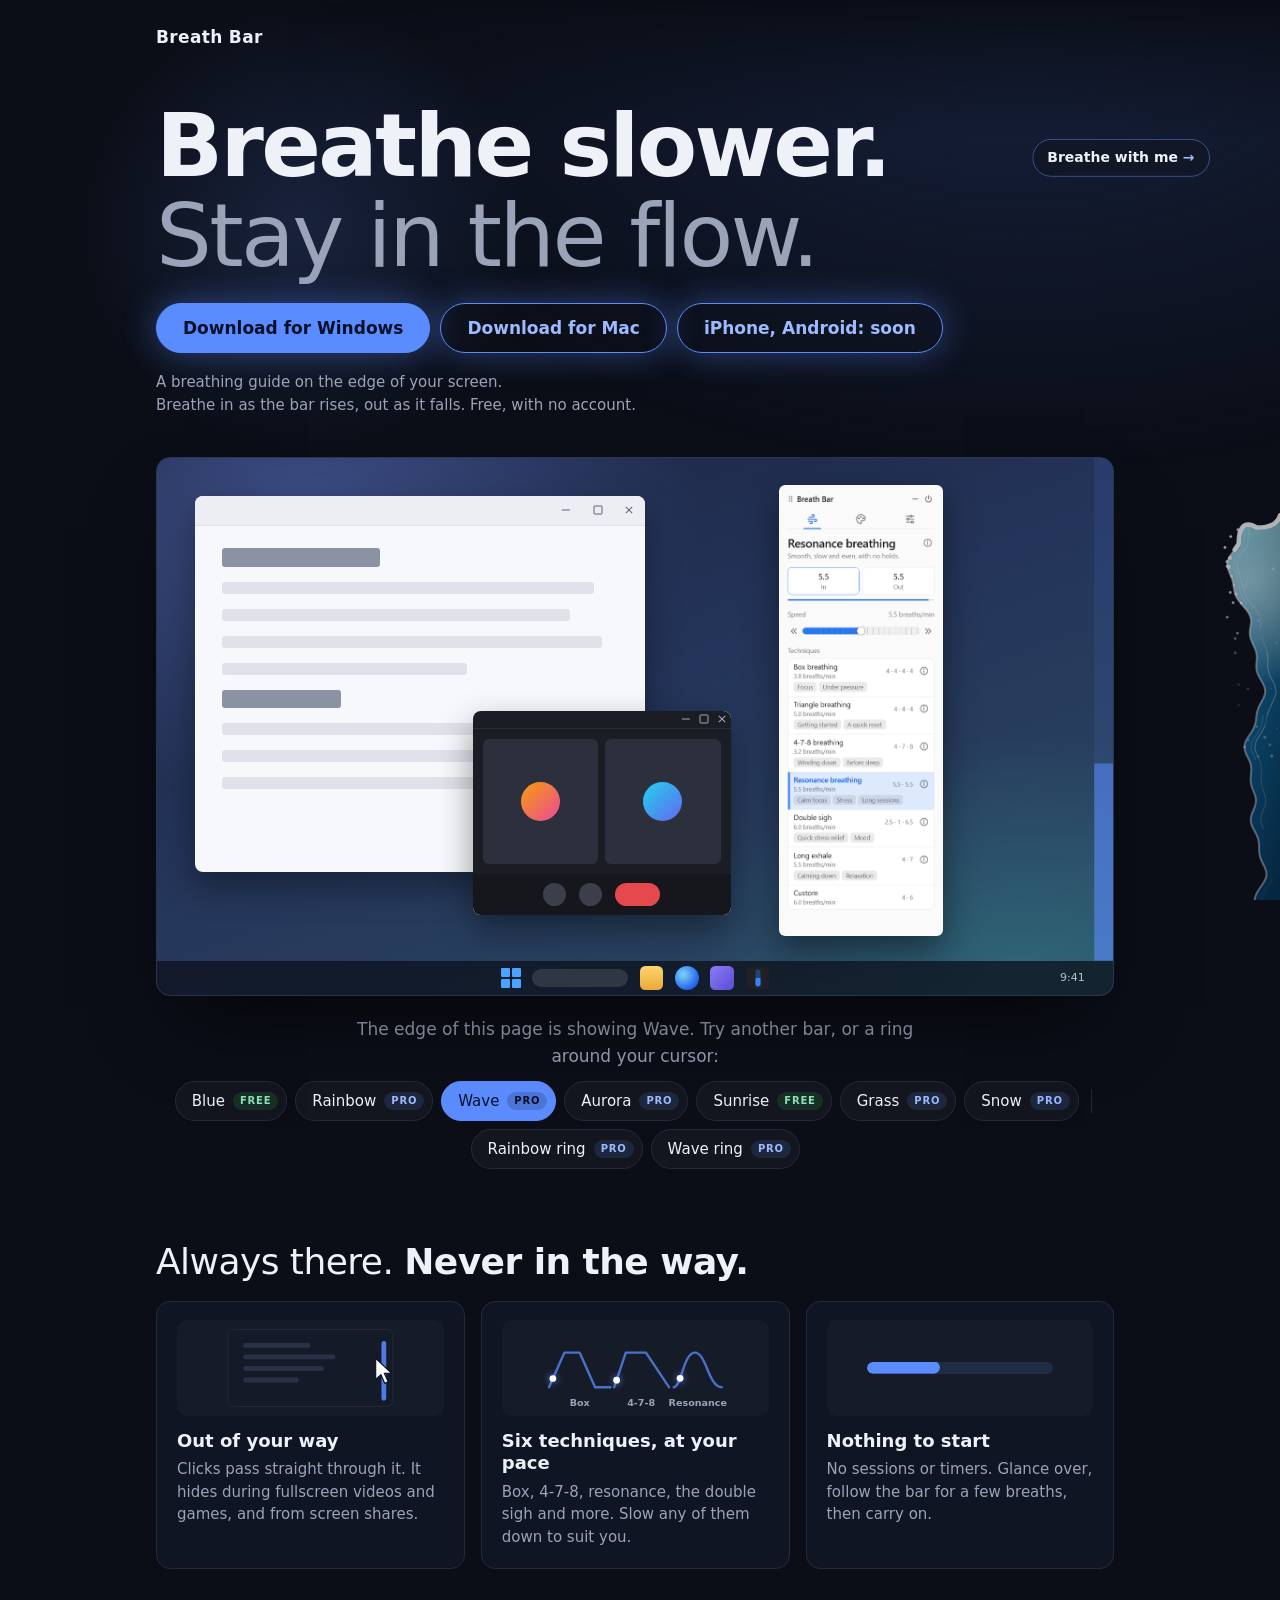
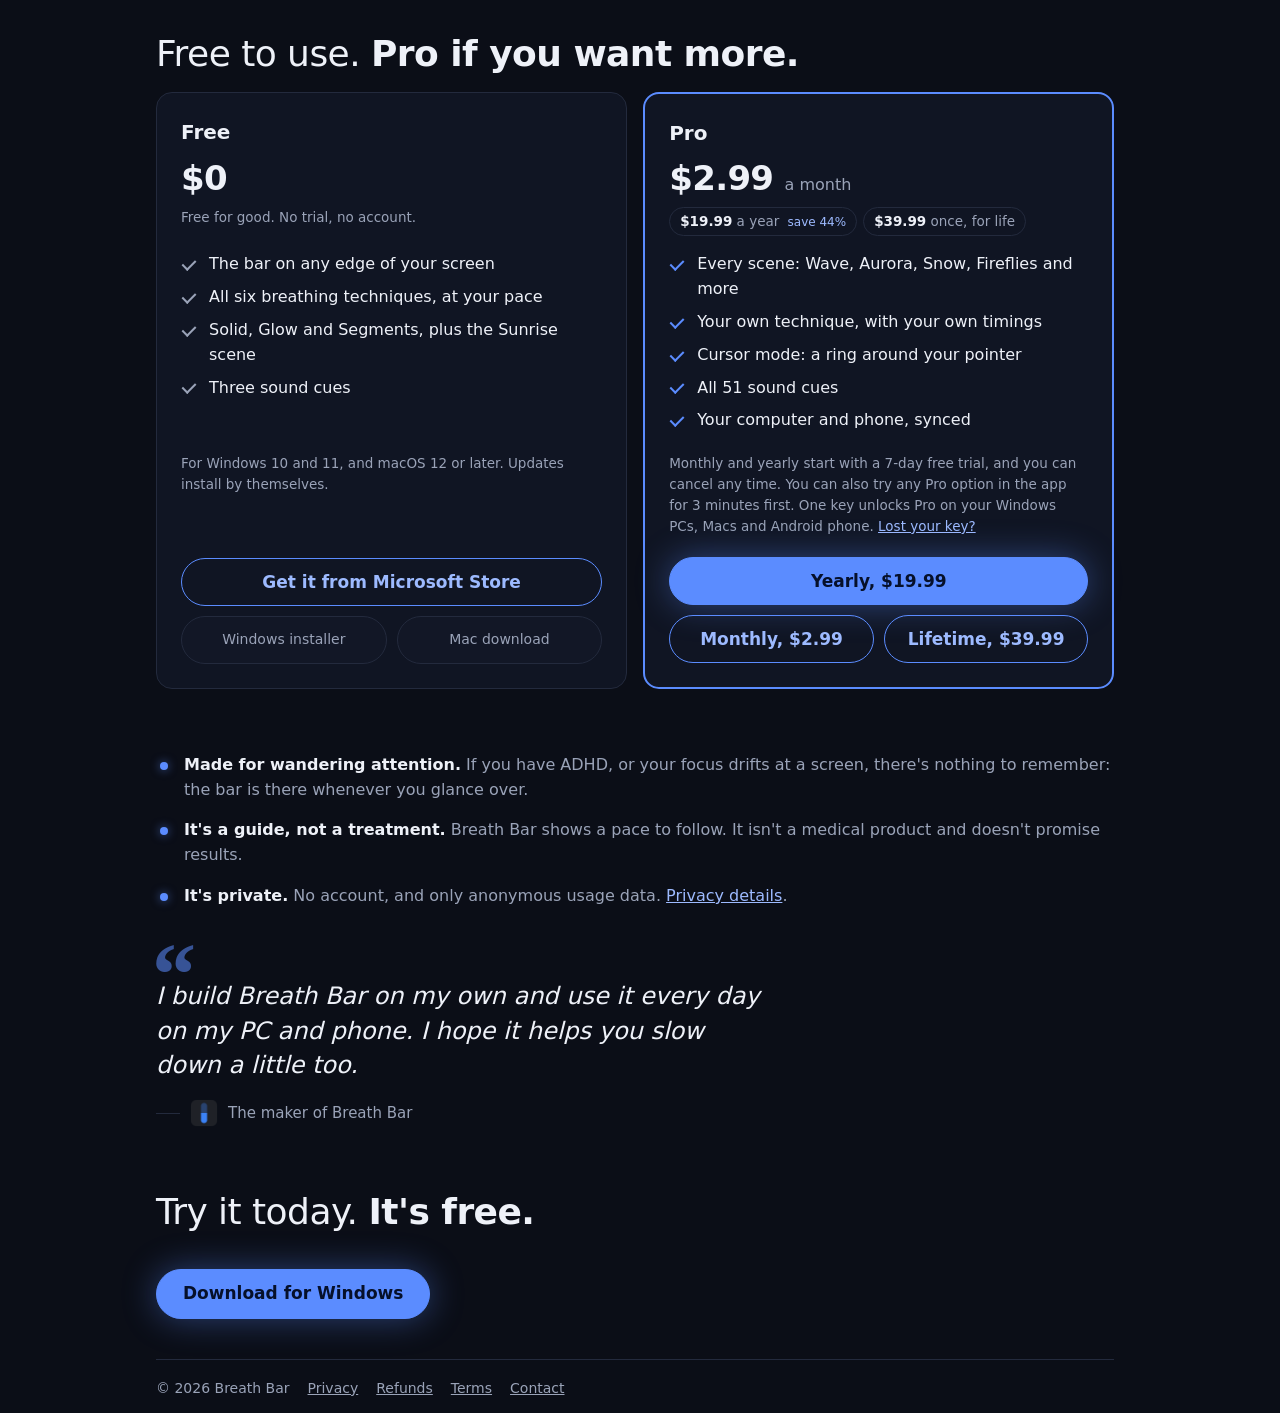
<file: index.html>
<!doctype html>
<html lang="en">
<head>
  <meta charset="utf-8">
  <meta name="viewport" content="width=device-width, initial-scale=1, viewport-fit=cover">
  <title>Breath Bar</title>
  <meta name="description" content="Slow your breathing without stopping work. A thin bar on the edge of your screen rises and falls at a calm pace. Free for Windows and Mac, with Pro from $2.99 a month.">
  <link rel="icon" href="favicon.ico" sizes="any">
  <link rel="icon" type="image/png" href="icon.png">
  <link rel="apple-touch-icon" href="icon.png">
  <!-- How the link looks when shared (Reddit, X, Discord, iMessage...). -->
  <meta property="og:type" content="website">
  <!-- For search engines: what Breath Bar is, where it runs and what it costs. -->
  <script type="application/ld+json">
  {
    "@context": "https://schema.org",
    "@type": "SoftwareApplication",
    "name": "Breath Bar",
    "url": "https://breathbar.app/",
    "image": "https://breathbar.app/og.png",
    "description": "A breathing guide on the edge of your screen. A thin bar rises as you breathe in and falls as you breathe out, while you keep working.",
    "applicationCategory": "HealthApplication",
    "operatingSystem": "Windows 10, Windows 11, macOS 12 or later",
    "offers": [
      { "@type": "Offer", "name": "Breath Bar", "price": "0", "priceCurrency": "USD" },
      { "@type": "Offer", "name": "Breath Bar Pro, monthly", "price": "2.99", "priceCurrency": "USD" },
      { "@type": "Offer", "name": "Breath Bar Pro, yearly", "price": "19.99", "priceCurrency": "USD" },
      { "@type": "Offer", "name": "Breath Bar Pro, lifetime", "price": "39.99", "priceCurrency": "USD" }
    ]
  }
  </script>
  <meta property="og:url" content="https://breathbar.app/">
  <meta property="og:title" content="Breath Bar: breathe slower, stay in the flow">
  <meta property="og:description" content="A thin bar on the edge of your screen rises and falls at a calm pace. Glance at it, breathe with it, keep working. Free for Windows and Mac.">
  <meta property="og:image" content="https://breathbar.app/og.png?v=4">
  <meta property="og:image:width" content="1200">
  <meta property="og:image:height" content="630">
  <meta name="twitter:card" content="summary_large_image">
  <meta name="theme-color" content="#0b0e17">
  <link rel="stylesheet" href="home.css?v=20261128d">
</head>
<body>
  <p class="bar-label" id="bar-label" data-level aria-hidden="true">Breathe with me <span>→</span></p>
  <canvas id="cursor-ring" aria-hidden="true" hidden></canvas>
  <div class="rail" aria-hidden="true">
    <canvas id="scene"></canvas>
    <div class="edge thin" data-solid data-level hidden><i></i></div>
  </div>
  <div class="wrap">
    <header><b>Breath Bar</b></header>

    <section class="hero" data-section="hero">
      <div class="halo" data-level aria-hidden="true"></div>
      <h1>Breathe slower.<br><span>Stay in the flow.</span></h1>
      <div class="row">
        <div class="get-row">
          <a class="btn" href="#" data-get="windows">Download for Windows</a>
          <a class="btn ghost" href="#" data-get="mac">Download for Mac</a>
          <a class="btn ghost" href="#" data-get="android">iPhone, Android: soon</a>
        </div>
        <p>A breathing guide on the edge of your screen.<br> Breathe in as the bar rises, out as it falls. Free, with no account.</p>
      </div>
    </section>

    <div class="desk" data-bar="blue" data-section="desk" aria-hidden="true">
      <div class="win" style="left: 4%; top: 7%; width: 47%; height: 70%"><header><i class="min"></i><i class="max"></i><i class="x"></i></header><div class="body"><b></b><span style="width: 94%"></span><span style="width: 88%"></span><span style="width: 96%"></span><span style="width: 62%"></span><b style="width: 30%"></b><span style="width: 90%"></span><span style="width: 84%"></span><span style="width: 70%"></span></div></div>
      <div class="win call" style="left: 33%; top: 47%; width: 27%; height: 38%"><header><i class="min"></i><i class="max"></i><i class="x"></i></header><div class="faces"><div></div><div></div></div><div class="controls"><i></i><i></i><i class="end"></i></div></div>
      <img class="app" src="app-settings.png" alt="" style="left: 65%; top: 5%; height: 84%">
      <div class="menubar"><i class="logo"></i><i class="app-name"></i><i class="item"></i><i class="item"></i><i class="item"></i><i class="item"></i><span class="right"><img src="icon.png" alt=""><i></i><i></i><span class="clock">Fri 9:41</span></span></div>
      <div class="dock"><i class="finder"></i><i class="web"></i><i class="mail"></i><i class="call-app"></i><i class="notes"></i><i class="music"></i><i class="settings"></i></div>
      <div class="taskbar"><span class="start"><i></i><i></i><i></i><i></i></span><span class="search"></span><i class="ic folder"></i><i class="ic web"></i><i class="ic mail"></i><img class="ic" src="icon.png" alt=""><span class="clock">9:41</span></div>
      <div class="bar" data-level><div class="fill"></div><canvas id="desk-scene"></canvas></div>
    </div>

    <div class="pick" data-section="picker">
      <p>The edge of this page is showing Wave. Try another bar<span class="cursor-only">, or a ring around your cursor</span>:</p>
      <div class="looks" role="group" aria-label="Bar on this page">
        <button type="button" data-plain="blue">Blue<small class="free">Free</small></button>
        <button type="button" data-plain="rainbow">Rainbow<small>Pro</small></button>
        <button type="button" data-style="wave">Wave<small>Pro</small></button>
        <button type="button" data-style="aurora">Aurora<small>Pro</small></button>
        <button type="button" data-style="sunrise">Sunrise<small class="free">Free</small></button>
        <button type="button" data-style="grass">Grass<small>Pro</small></button>
        <button type="button" data-style="snow">Snow<small>Pro</small></button>
        <span class="sep cursor-only" aria-hidden="true"></span>
        <button type="button" class="cursor-only" data-cursor="glow">Rainbow ring<small>Pro</small></button>
        <button type="button" class="cursor-only" data-cursor="wave">Wave ring<small>Pro</small></button>
      </div>
    </div>

    <main id="more">
      <section class="feats" data-section="features"><h2>Always there. <b>Never in the way.</b></h2>
        <div class="feat-row">
          <div class="feat">
            <div class="feat-pic" aria-hidden="true">
              <svg viewBox="0 0 200 100"><rect x="14" y="10" width="172" height="80" rx="6" class="scr"/><rect x="30" y="24" width="70" height="5" rx="2.5" class="ln"/><rect x="30" y="36" width="96" height="5" rx="2.5" class="ln"/><rect x="30" y="48" width="84" height="5" rx="2.5" class="ln"/><rect x="30" y="60" width="58" height="5" rx="2.5" class="ln"/><rect x="174" y="22" width="5" height="62" rx="2.5" class="br"/><path d="M168 40 l0 22 l5.5 -5 l4 9 l3.5 -1.6 l-4 -8.8 l7.4 -.4 z" class="ptr"/></svg>
            </div>
            <h3>Out of your way</h3>
            <p>Clicks pass straight through it. It hides during fullscreen videos and games, and from screen shares.</p>
          </div>
          <div class="feat">
            <div class="feat-pic" aria-hidden="true">
              <svg viewBox="0 0 200 100"><g class="curve"><path id="c-box" d="M10 70 L26 34 L42 34 L58 70 L74 70"/><circle r="3.5"><animateMotion dur="16s" repeatCount="indefinite"><mpath href="#c-box"/></animateMotion></circle></g><g class="curve"><path id="c-478" d="M78 70 L90 34 L111 34 L135 70"/><circle r="3.5"><animateMotion dur="19s" repeatCount="indefinite"><mpath href="#c-478"/></animateMotion></circle></g><g class="curve"><path id="c-res" d="M140 70 C148 70 150 34 162 34 C174 34 176 70 190 70"/><circle r="3.5"><animateMotion dur="11s" repeatCount="indefinite"><mpath href="#c-res"/></animateMotion></circle></g><text x="42" y="90">Box</text><text x="106" y="90">4-7-8</text><text x="165" y="90">Resonance</text></svg>
            </div>
            <h3>Six techniques, at your pace</h3>
            <p>Box, 4-7-8, resonance, the double sigh and more. Slow any of them down to suit you.</p>
          </div>
          <div class="feat">
            <div class="feat-pic" aria-hidden="true">
              <div class="feat-breath" data-level><i></i></div>
            </div>
            <h3>Nothing to start</h3>
            <p>No sessions or timers. Glance over, follow the bar for a few breaths, then carry on.</p>
          </div>
        </div>
      </section>

      <section data-section="prices"><h2>Free to use. <b>Pro if you want more.</b></h2><div class="bb-plans">
          <div class="bb-plan">
            <h3>Free</h3>
            <p class="bb-price">$0</p>
            <p class="bb-small">Free for good. No trial, no account.</p>
            <ul>
              <li>The bar on any edge of your screen</li>
              <li>All six breathing techniques, at your pace</li>
              <li>Solid, Glow and Segments, plus the Sunrise scene</li>
              <li>Three sound cues</li>
            </ul>
            <p class="bb-small">For Windows 10 and 11, and macOS 12 or later. Updates install by themselves.</p>
            <div class="buys"><a class="btn ghost" href="#" data-get="windows">Get it from Microsoft Store</a><a class="btn quiet dl" href="#" data-get="windows-exe">Windows installer</a><a class="btn quiet dl" href="#" data-get="mac">Mac download</a></div>
          </div>
          <div class="bb-plan pro">
            <h3>Pro</h3>
            <p class="bb-price">$2.99 <span>a month</span></p>
            <p class="alt"><span><b>$19.99</b> a year <i>save 44%</i></span><span><b>$39.99</b> once, for life</span></p>
            <ul>
              <li>Every scene: Wave, Aurora, Snow, Fireflies and more</li>
              <li>Your own technique, with your own timings</li>
              <li>Cursor mode: a ring around your pointer</li>
              <li>All 51 sound cues</li>
              <li>Your computer and phone, synced</li>
            </ul>
            <p class="bb-small">Monthly and yearly start with a 7-day free trial, and you can cancel any time. You can also try any Pro option in the app for 3 minutes first. One key unlocks Pro on your Windows PCs, Macs and Android phone. <a href="thanks.html#lost">Lost your key?</a></p>
            <div class="buys">
              <a class="btn" href="#" data-get="pro-yearly">Yearly, $19.99</a>
              <a class="btn ghost" href="#" data-get="pro-monthly">Monthly, $2.99</a>
              <a class="btn ghost" href="#" data-get="pro-lifetime">Lifetime, $39.99</a>
            </div>
          </div>
        </div></section>

      <section class="about" data-section="about">
        <ul class="bb-expect">
          <li><b>Made for wandering attention.</b> If you have ADHD, or your focus drifts at a screen, there's nothing to remember: the bar is there whenever you glance over.</li>
          <li><b>It's a guide, not a treatment.</b> Breath Bar shows a pace to follow. It isn't a medical product and doesn't promise results.</li>
          <li><b>It's private.</b> No account, and only anonymous usage data. <a href="legal.html#privacy">Privacy details</a>.</li>
        </ul>
        <figure class="quote">
          <blockquote><p>I build Breath Bar on my own and use it every day on my PC and phone. I hope it helps you slow down a little too.</p></blockquote>
          <figcaption><img src="icon.png" alt="">The maker of Breath Bar</figcaption>
        </figure>
      </section>

      <section class="last" data-section="end">
        <h2>Try it today. <b>It's free.</b></h2>
        <a class="btn" href="#" data-get="windows">Download for Windows</a>
      </section>

      <footer class="bb-foot">
        <span>© 2026 Breath Bar</span>
        <a href="legal.html#privacy">Privacy</a>
        <a href="legal.html#refunds">Refunds</a>
        <a href="legal.html#terms">Terms</a>
        <a href="mailto:support@breathbar.app">Contact</a>
      </footer>
    </main>
  </div>

  <p id="toast" class="bb-toast" role="status" hidden></p>

  <script src="scene.js"></script>
  <script src="scenes/wave.js"></script>
  <script src="site.js?v=20261128b"></script>
</body>
</html>
</file>
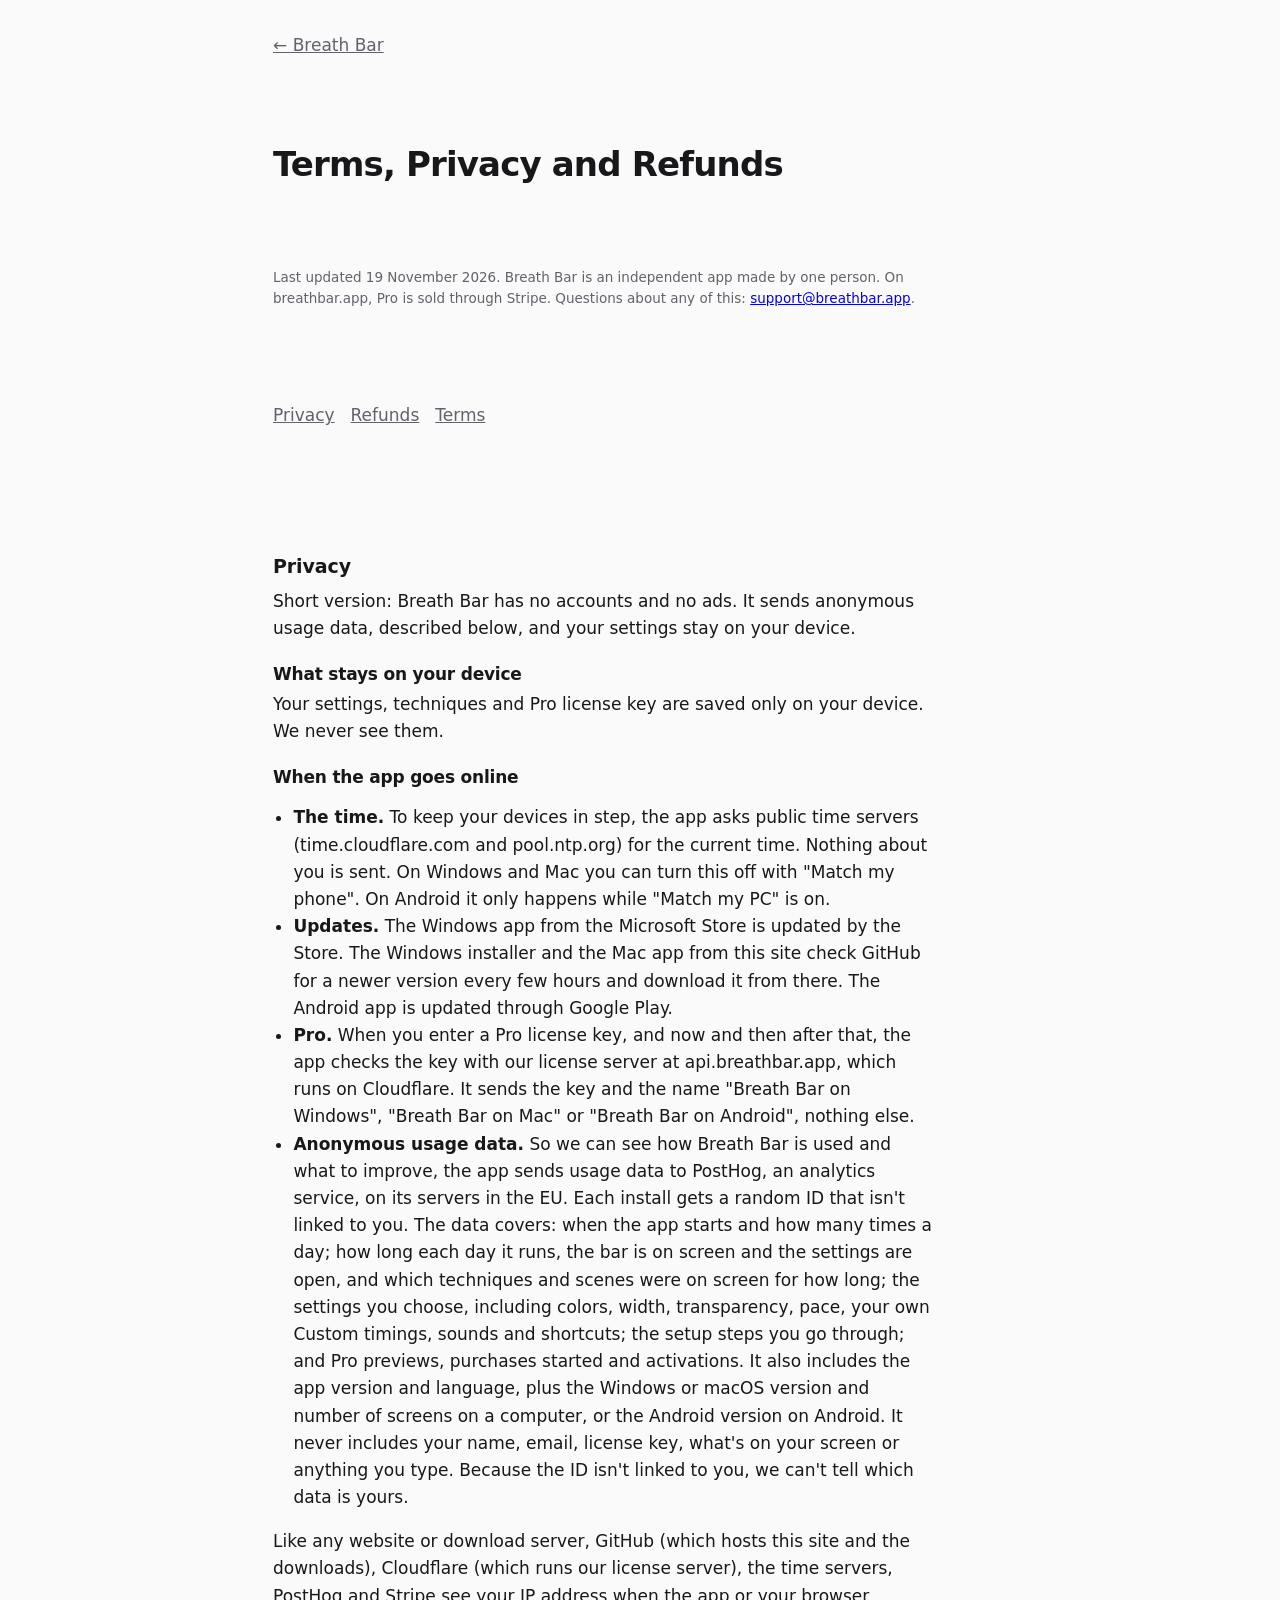
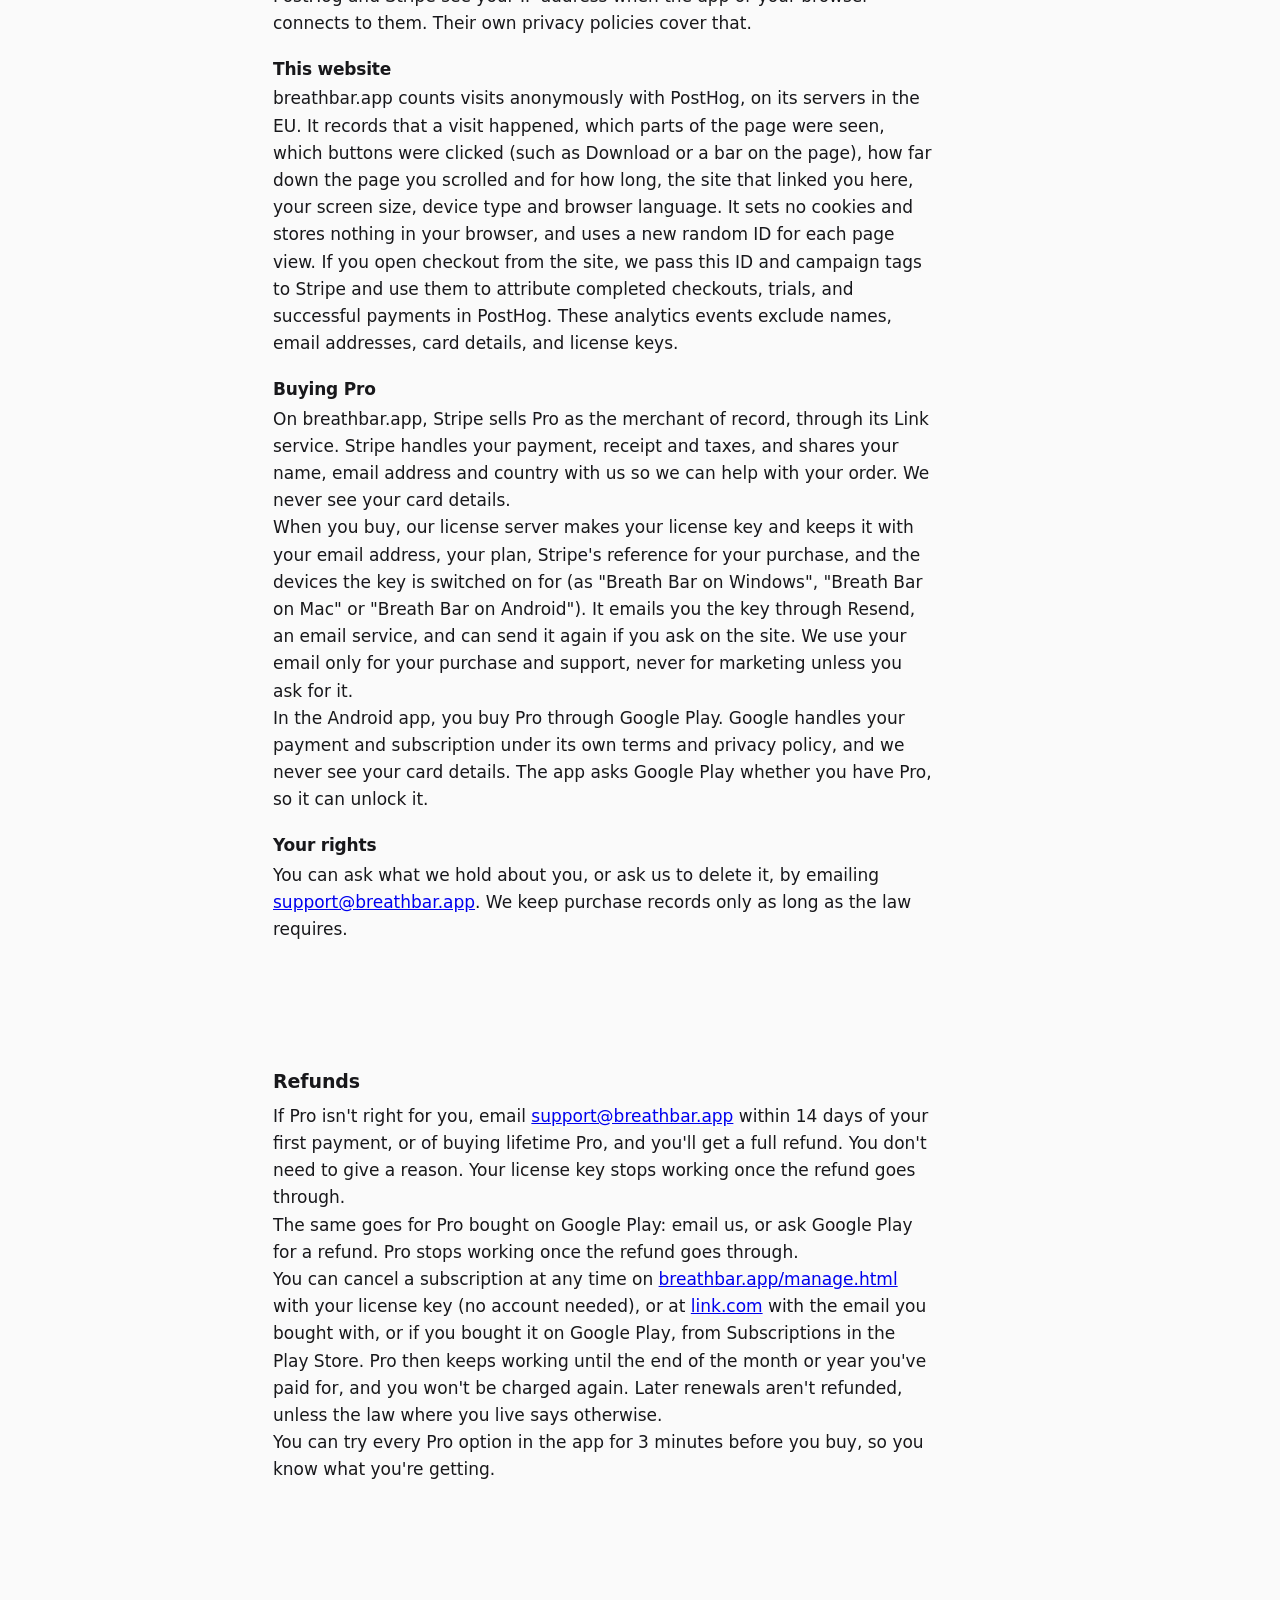
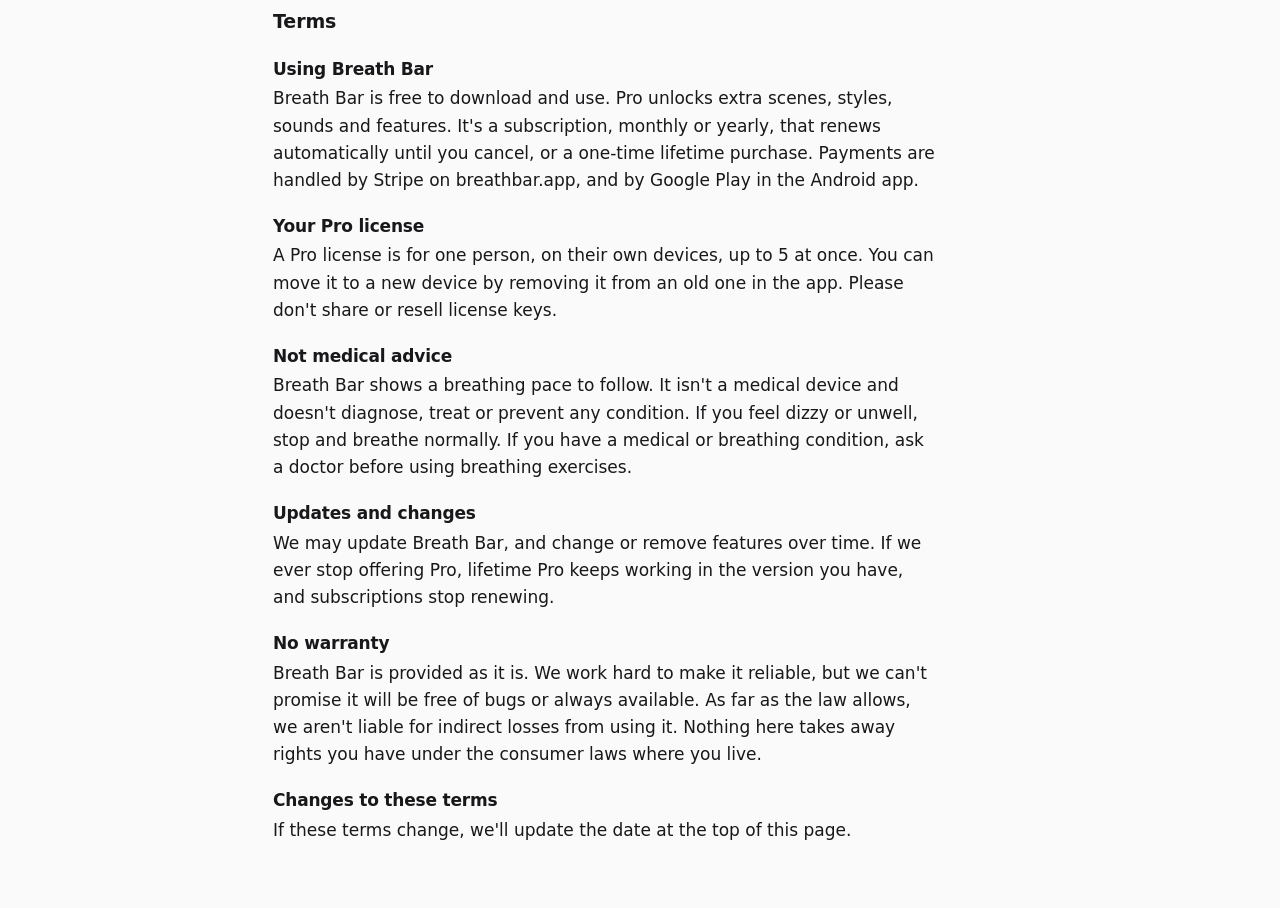
<file: legal.html>
<!doctype html>
<html lang="en">
<head>
  <meta charset="utf-8">
  <meta name="viewport" content="width=device-width, initial-scale=1">
  <title>Breath Bar: Terms, Privacy and Refunds</title>
  <meta name="description" content="The terms, privacy policy and refund policy for Breath Bar and Breath Bar Pro.">
  <link rel="icon" type="image/png" href="icon.png">
  <link rel="stylesheet" href="site.css">
</head>
<body>
  <main class="legal">
    <p class="back"><a href="./">← Breath Bar</a></p>
    <h1>Terms, Privacy and Refunds</h1>
    <p class="small">Last updated 19 November 2026. Breath Bar is an independent app made by one person. On breathbar.app, Pro is sold through Stripe. Questions about any of this: <a href="mailto:support@breathbar.app">support@breathbar.app</a>.</p>

    <nav class="legal-nav">
      <a href="#privacy">Privacy</a>
      <a href="#refunds">Refunds</a>
      <a href="#terms">Terms</a>
    </nav>

    <section id="privacy">
      <h2>Privacy</h2>
      <p>Short version: Breath Bar has no accounts and no ads. It sends anonymous usage data, described below, and your settings stay on your device.</p>
      <h3>What stays on your device</h3>
      <p>Your settings, techniques and Pro license key are saved only on your device. We never see them.</p>
      <h3>When the app goes online</h3>
      <ul>
        <li><b>The time.</b> To keep your devices in step, the app asks public time servers (time.cloudflare.com and pool.ntp.org) for the current time. Nothing about you is sent. On Windows and Mac you can turn this off with "Match my phone". On Android it only happens while "Match my PC" is on.</li>
        <li><b>Updates.</b> The Windows app from the Microsoft Store is updated by the Store. The Windows installer and the Mac app from this site check GitHub for a newer version every few hours and download it from there. The Android app is updated through Google Play.</li>
        <li><b>Pro.</b> When you enter a Pro license key, and now and then after that, the app checks the key with our license server at api.breathbar.app, which runs on Cloudflare. It sends the key and the name "Breath Bar on Windows", "Breath Bar on Mac" or "Breath Bar on Android", nothing else.</li>
        <li><b>Anonymous usage data.</b> So we can see how Breath Bar is used and what to improve, the app sends usage data to PostHog, an analytics service, on its servers in the EU. Each install gets a random ID that isn't linked to you. The data covers: when the app starts and how many times a day; how long each day it runs, the bar is on screen and the settings are open, and which techniques and scenes were on screen for how long; the settings you choose, including colors, width, transparency, pace, your own Custom timings, sounds and shortcuts; the setup steps you go through; and Pro previews, purchases started and activations. It also includes the app version and language, plus the Windows or macOS version and number of screens on a computer, or the Android version on Android. It never includes your name, email, license key, what's on your screen or anything you type. Because the ID isn't linked to you, we can't tell which data is yours.</li>
      </ul>
      <p>Like any website or download server, GitHub (which hosts this site and the downloads), Cloudflare (which runs our license server), the time servers, PostHog and Stripe see your IP address when the app or your browser connects to them. Their own privacy policies cover that.</p>
      <h3>This website</h3>
      <p>breathbar.app counts visits anonymously with PostHog, on its servers in the EU. It records that a visit happened, which parts of the page were seen, which buttons were clicked (such as Download or a bar on the page), how far down the page you scrolled and for how long, the site that linked you here, your screen size, device type and browser language. It sets no cookies and stores nothing in your browser, and uses a new random ID for each page view. If you open checkout from the site, we pass this ID and campaign tags to Stripe and use them to attribute completed checkouts, trials, and successful payments in PostHog. These analytics events exclude names, email addresses, card details, and license keys.</p>
      <h3>Buying Pro</h3>
      <p>On breathbar.app, Stripe sells Pro as the merchant of record, through its Link service. Stripe handles your payment, receipt and taxes, and shares your name, email address and country with us so we can help with your order. We never see your card details.</p>
      <p>When you buy, our license server makes your license key and keeps it with your email address, your plan, Stripe's reference for your purchase, and the devices the key is switched on for (as "Breath Bar on Windows", "Breath Bar on Mac" or "Breath Bar on Android"). It emails you the key through Resend, an email service, and can send it again if you ask on the site. We use your email only for your purchase and support, never for marketing unless you ask for it.</p>
      <p>In the Android app, you buy Pro through Google Play. Google handles your payment and subscription under its own terms and privacy policy, and we never see your card details. The app asks Google Play whether you have Pro, so it can unlock it.</p>
      <h3>Your rights</h3>
      <p>You can ask what we hold about you, or ask us to delete it, by emailing <a href="mailto:support@breathbar.app">support@breathbar.app</a>. We keep purchase records only as long as the law requires.</p>
    </section>

    <section id="refunds">
      <h2>Refunds</h2>
      <p>If Pro isn't right for you, email <a href="mailto:support@breathbar.app">support@breathbar.app</a> within 14 days of your first payment, or of buying lifetime Pro, and you'll get a full refund. You don't need to give a reason. Your license key stops working once the refund goes through.</p>
      <p>The same goes for Pro bought on Google Play: email us, or ask Google Play for a refund. Pro stops working once the refund goes through.</p>
      <p>You can cancel a subscription at any time on <a href="manage.html">breathbar.app/manage.html</a> with your license key (no account needed), or at <a href="https://link.com">link.com</a> with the email you bought with, or if you bought it on Google Play, from Subscriptions in the Play Store. Pro then keeps working until the end of the month or year you've paid for, and you won't be charged again. Later renewals aren't refunded, unless the law where you live says otherwise.</p>
      <p>You can try every Pro option in the app for 3 minutes before you buy, so you know what you're getting.</p>
    </section>

    <section id="terms">
      <h2>Terms</h2>
      <h3>Using Breath Bar</h3>
      <p>Breath Bar is free to download and use. Pro unlocks extra scenes, styles, sounds and features. It's a subscription, monthly or yearly, that renews automatically until you cancel, or a one-time lifetime purchase. Payments are handled by Stripe on breathbar.app, and by Google Play in the Android app.</p>
      <h3>Your Pro license</h3>
      <p>A Pro license is for one person, on their own devices, up to 5 at once. You can move it to a new device by removing it from an old one in the app. Please don't share or resell license keys.</p>
      <h3>Not medical advice</h3>
      <p>Breath Bar shows a breathing pace to follow. It isn't a medical device and doesn't diagnose, treat or prevent any condition. If you feel dizzy or unwell, stop and breathe normally. If you have a medical or breathing condition, ask a doctor before using breathing exercises.</p>
      <h3>Updates and changes</h3>
      <p>We may update Breath Bar, and change or remove features over time. If we ever stop offering Pro, lifetime Pro keeps working in the version you have, and subscriptions stop renewing.</p>
      <h3>No warranty</h3>
      <p>Breath Bar is provided as it is. We work hard to make it reliable, but we can't promise it will be free of bugs or always available. As far as the law allows, we aren't liable for indirect losses from using it. Nothing here takes away rights you have under the consumer laws where you live.</p>
      <h3>Changes to these terms</h3>
      <p>If these terms change, we'll update the date at the top of this page.</p>
    </section>
  </main>
</body>
</html>
</file>
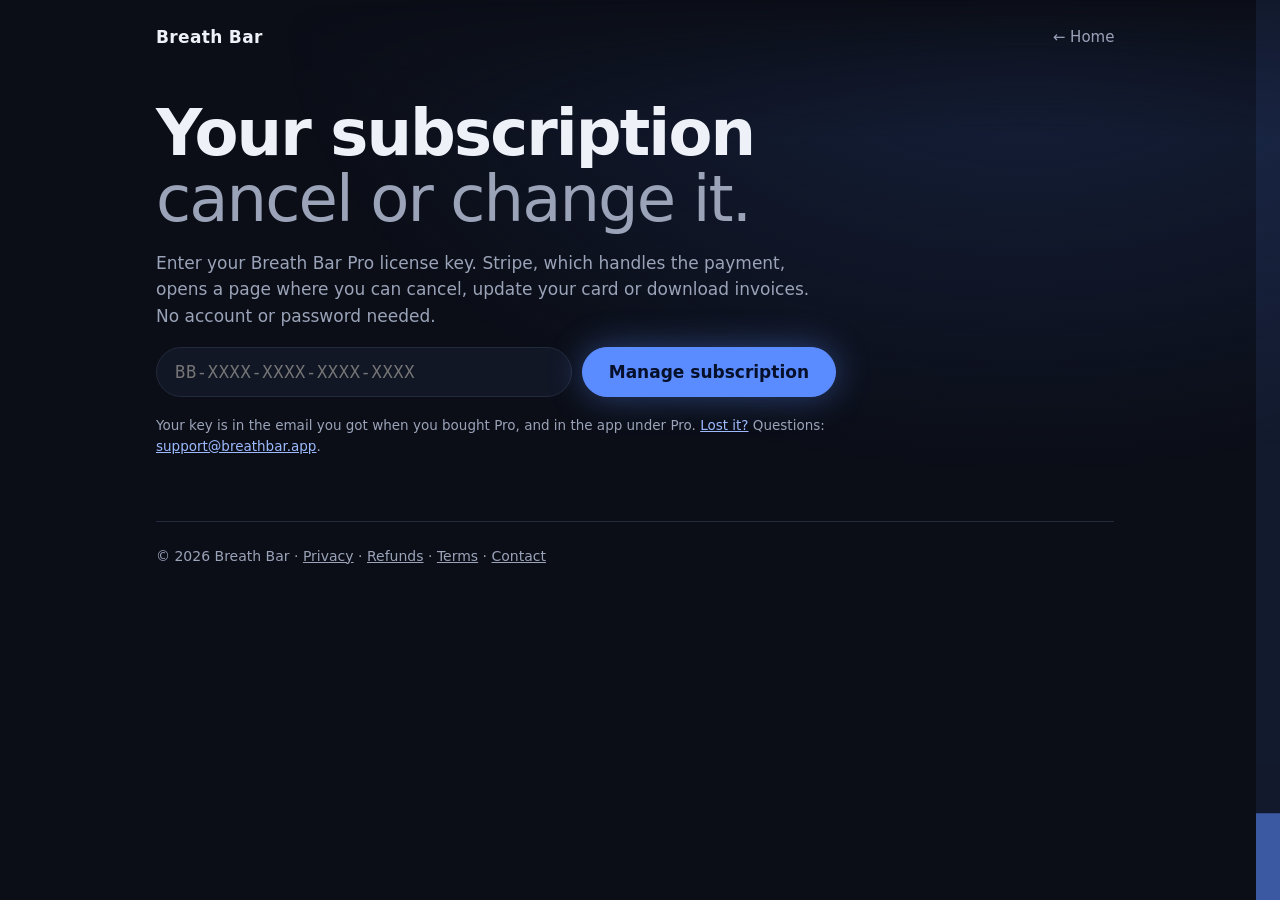
<file: manage.html>
<!doctype html>
<html lang="en">
<head>
  <meta charset="utf-8">
  <meta name="viewport" content="width=device-width, initial-scale=1, viewport-fit=cover">
  <title>Breath Bar Pro: manage your subscription</title>
  <meta name="description" content="Cancel or manage your Breath Bar Pro subscription with your license key. No account needed.">
  <meta name="robots" content="noindex">
  <meta name="theme-color" content="#0b0e17">
  <link rel="icon" href="favicon.ico" sizes="any">
  <link rel="icon" type="image/png" href="icon.png">
  <link rel="apple-touch-icon" href="icon.png">
  <link rel="stylesheet" href="home.css?v=20261119a">
  <style>
    /* The thank-you page: the home page's night look, with a calm breathing bar. */
    .thanks { display: flex; flex-direction: column; gap: 40px; padding: clamp(8px, 3vh, 32px) 0 64px; max-width: 40em; }
    .thanks h1 { font-size: clamp(38px, 6vw, 64px); }
    #bought { display: flex; flex-direction: column; gap: 22px; }
    #bought:not([hidden]) + .lost { padding-top: 32px; border-top: 1px solid var(--line); }
    .thanks .lede { color: var(--muted); font-size: 17px; }
    .keycard { display: flex; flex-direction: column; gap: 18px; padding: 24px; background: var(--surface); border: 2px solid var(--accent); border-radius: calc(var(--radius) + 4px); box-shadow: 0 0 60px -20px rgba(91, 140, 255, 0.5); }
    .keyline { display: flex; flex-wrap: wrap; align-items: center; gap: 12px 16px; }
    .keyline code { flex: 1 1 auto; min-width: 0; white-space: nowrap; font: 600 clamp(16px, 4.4vw, 24px)/1.2 ui-monospace, "Cascadia Mono", Consolas, monospace; letter-spacing: 0.04em; color: var(--ink); overflow-wrap: anywhere; }
    .keycard ol { margin: 0; padding-left: 1.3em; display: flex; flex-direction: column; gap: 6px; color: var(--muted); }
    .keycard ol b { color: var(--ink); font-weight: 600; }
    .lost h2 { font-size: 22px; margin-bottom: 6px; }
    .lost p { color: var(--muted); font-size: 16px; }
    .lost form { display: flex; flex-wrap: wrap; gap: 10px; margin-top: 14px; }
    .lost input { flex: 1 1 220px; min-width: 0; min-height: 50px; padding: 0 18px; font: inherit; color: var(--ink); background: var(--surface); border: 1.5px solid var(--line); border-radius: 26px; }
    .lost input:focus { outline: none; border-color: var(--accent); }
    .lost button.btn { cursor: pointer; }
    .foot { padding: 24px 0 40px; border-top: 1px solid var(--line); font-size: 14px; color: var(--muted); }
    .foot a { color: var(--muted); }
  </style>
</head>
<body>
  <div class="rail" aria-hidden="true"><div class="edge thin" id="edge"><i></i></div></div>
  <div class="wrap">
    <header><b>Breath Bar</b><a href="./">← Home</a></header>

    <main class="thanks">
      <section id="manage" style="display:flex;flex-direction:column;gap:18px">
        <h1>Your subscription<br><span>cancel or change it.</span></h1>
        <p class="lede">Enter your Breath Bar Pro license key. Stripe, which handles the payment, opens a page where you can cancel, update your card or download invoices. No account or password needed.</p>
        <form id="manage-form" class="lost" style="margin:0">
          <div style="display:flex;flex-wrap:wrap;gap:10px">
            <input id="manage-key" required autocomplete="off" spellcheck="false" placeholder="BB-XXXX-XXXX-XXXX-XXXX" aria-label="License key" style="font-family:ui-monospace,Consolas,monospace;letter-spacing:0.04em">
            <button class="btn" type="submit" id="manage-go">Manage subscription</button>
          </div>
        </form>
        <p class="small" id="manage-status" hidden></p>
        <p class="small">Your key is in the email you got when you bought Pro, and in the app under Pro. <a href="thanks.html#lost">Lost it?</a> Questions: <a href="mailto:support@breathbar.app">support@breathbar.app</a>.</p>
      </section>
    </main>

    <footer class="foot">© 2026 Breath Bar · <a href="legal.html#privacy">Privacy</a> · <a href="legal.html#refunds">Refunds</a> · <a href="legal.html#terms">Terms</a> · <a href="mailto:support@breathbar.app">Contact</a></footer>
  </div>

  <script>
    const API = 'https://api.breathbar.app';
    const $ = (id) => document.getElementById(id);
    const status = (text) => { $('manage-status').textContent = text; $('manage-status').hidden = !text; };

    async function openPortal(key) {
      $('manage-go').disabled = true;
      status('Opening Stripe…');
      try {
        const r = await fetch(`${API}/v1/manage`, { method: 'POST', headers: { 'Content-Type': 'application/json' }, body: JSON.stringify({ license_key: key.trim() }) });
        const d = await r.json();
        if (d.url) return location.assign(d.url);
        status(d.error || "That didn't work. Check the key and try again.");
      } catch {
        status("Couldn't reach the server. Check your connection and try again.");
      }
      $('manage-go').disabled = false;
    }

    // From the key email or the app: ?key=… fills it in and goes straight to Stripe.
    const fromLink = new URLSearchParams(location.search).get('key');
    if (fromLink) {
      $('manage-key').value = fromLink;
      history.replaceState(null, '', location.pathname); // keep the key out of the address bar
      openPortal(fromLink);
    }
    $('manage-form').addEventListener('submit', (e) => { e.preventDefault(); openPortal($('manage-key').value); });
  </script>
  <script>
    // A plain bar breathing at a calm pace (in 5.5 s, out 5.5 s), like the app's Resonance.
    (() => {
      const edge = document.getElementById('edge');
      const still = matchMedia('(prefers-reduced-motion: reduce)').matches;
      const ease = (p) => 0.5 - Math.cos(Math.PI * p) / 2;
      const frame = (t) => {
        const s = (t / 1000) % 11, level = s < 5.5 ? ease(s / 5.5) : 1 - ease((s - 5.5) / 5.5);
        edge.style.setProperty('--level', level.toFixed(4));
        requestAnimationFrame(frame);
      };
      if (still) edge.style.setProperty('--level', '0.6'); else requestAnimationFrame(frame);
    })();
  </script>
</body>
</html>
</file>
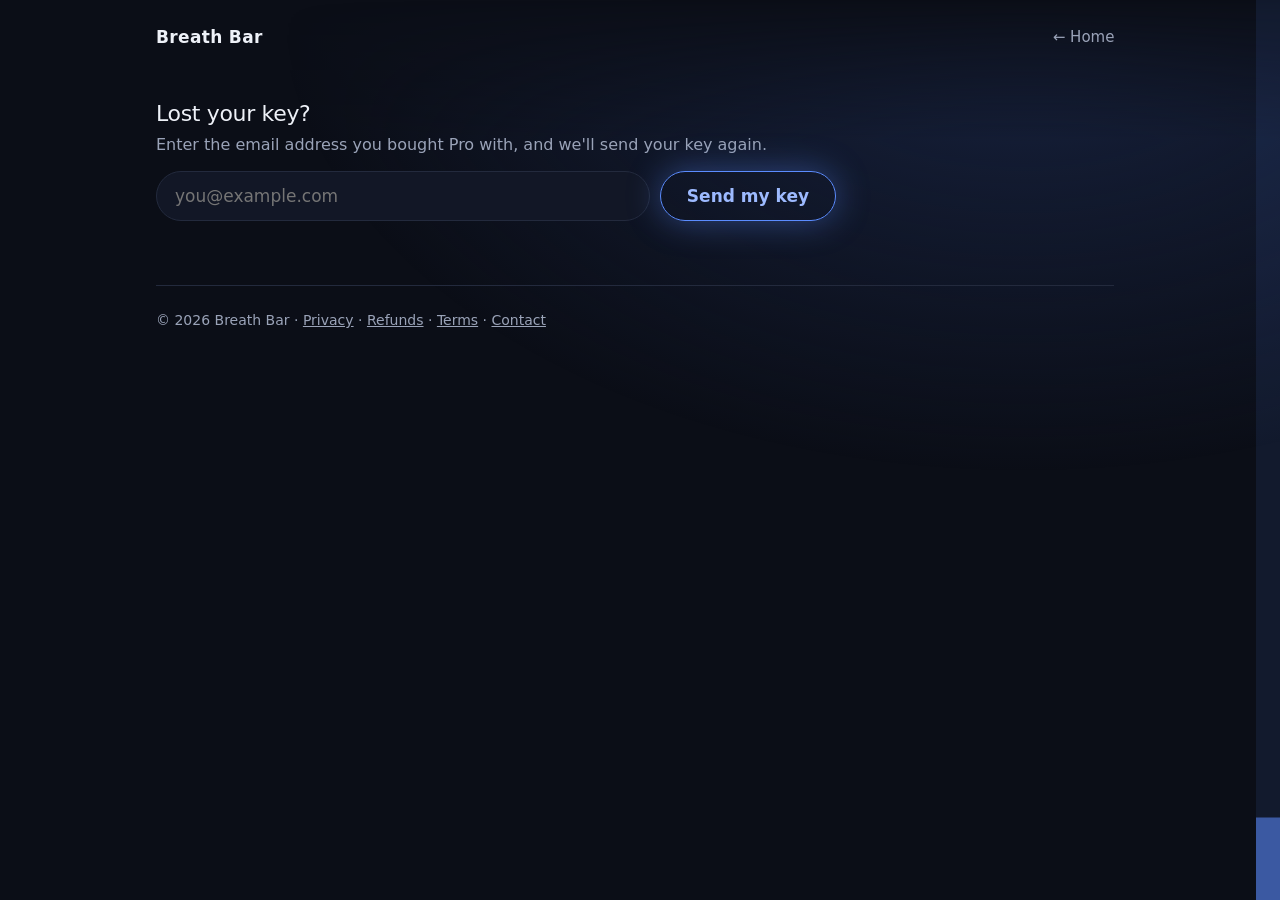
<file: thanks.html>
<!doctype html>
<html lang="en">
<head>
  <meta charset="utf-8">
  <meta name="viewport" content="width=device-width, initial-scale=1, viewport-fit=cover">
  <title>Breath Bar Pro: your license key</title>
  <meta name="description" content="Your Breath Bar Pro license key, and how to get it again if you lose it.">
  <meta name="robots" content="noindex">
  <meta name="theme-color" content="#0b0e17">
  <link rel="icon" href="favicon.ico" sizes="any">
  <link rel="icon" type="image/png" href="icon.png">
  <link rel="apple-touch-icon" href="icon.png">
  <link rel="stylesheet" href="home.css?v=20261119a">
  <style>
    /* The thank-you page: the home page's night look, with a calm breathing bar. */
    .thanks { display: flex; flex-direction: column; gap: 40px; padding: clamp(8px, 3vh, 32px) 0 64px; max-width: 40em; }
    .thanks h1 { font-size: clamp(38px, 6vw, 64px); }
    #bought { display: flex; flex-direction: column; gap: 22px; }
    #bought:not([hidden]) + .lost { padding-top: 32px; border-top: 1px solid var(--line); }
    .thanks .lede { color: var(--muted); font-size: 17px; }
    .keycard { display: flex; flex-direction: column; gap: 18px; padding: 24px; background: var(--surface); border: 2px solid var(--accent); border-radius: calc(var(--radius) + 4px); box-shadow: 0 0 60px -20px rgba(91, 140, 255, 0.5); }
    .keyline { display: flex; flex-wrap: wrap; align-items: center; gap: 12px 16px; }
    .keyline code { flex: 1 1 auto; min-width: 0; white-space: nowrap; font: 600 clamp(16px, 4.4vw, 24px)/1.2 ui-monospace, "Cascadia Mono", Consolas, monospace; letter-spacing: 0.04em; color: var(--ink); overflow-wrap: anywhere; }
    .keycard ol { margin: 0; padding-left: 1.3em; display: flex; flex-direction: column; gap: 6px; color: var(--muted); }
    .keycard ol b { color: var(--ink); font-weight: 600; }
    .lost h2 { font-size: 22px; margin-bottom: 6px; }
    .lost p { color: var(--muted); font-size: 16px; }
    .lost form { display: flex; flex-wrap: wrap; gap: 10px; margin-top: 14px; }
    .lost input { flex: 1 1 220px; min-width: 0; min-height: 50px; padding: 0 18px; font: inherit; color: var(--ink); background: var(--surface); border: 1.5px solid var(--line); border-radius: 26px; }
    .lost input:focus { outline: none; border-color: var(--accent); }
    .lost button.btn { cursor: pointer; }
    .foot { padding: 24px 0 40px; border-top: 1px solid var(--line); font-size: 14px; color: var(--muted); }
    .foot a { color: var(--muted); }
  </style>
</head>
<body>
  <div class="rail" aria-hidden="true"><div class="edge thin" id="edge"><i></i></div></div>
  <div class="wrap">
    <header><b>Breath Bar</b><a href="./">← Home</a></header>

    <main class="thanks">
      <section id="bought" hidden>
        <h1>Thank you<br><span>for getting Pro.</span></h1>
        <p class="lede" id="status">Getting your license key…</p>
        <div class="keycard" id="key" hidden>
          <div class="keyline">
            <code id="key-text"></code>
            <button id="copy" class="btn" type="button">Copy</button>
          </div>
          <ol>
            <li>Open Breath Bar and go to <b>Pro</b>.</li>
            <li>Paste the key and press <b>Activate</b>.</li>
          </ol>
          <p class="small" id="emailed"></p>
        </div>
        <p class="small" id="how" hidden>One key works on up to 5 devices at once: your Windows PCs, Macs and Android phone. Cancel or manage a subscription any time on the <a href="manage.html">manage page</a> with your key: no account needed. Questions: <a href="mailto:support@breathbar.app">support@breathbar.app</a>.</p>
      </section>

      <section class="lost" id="lost">
        <h2 id="lost-title">Lost your key?</h2>
        <p>Enter the email address you bought Pro with, and we'll send your key again.</p>
        <form id="lost-form">
          <input id="lost-email" type="email" required autocomplete="email" placeholder="you@example.com" aria-labelledby="lost-title">
          <button class="btn ghost" type="submit">Send my key</button>
        </form>
        <p id="lost-done" class="small" hidden></p>
      </section>
    </main>

    <footer class="foot">© 2026 Breath Bar · <a href="legal.html#privacy">Privacy</a> · <a href="legal.html#refunds">Refunds</a> · <a href="legal.html#terms">Terms</a> · <a href="mailto:support@breathbar.app">Contact</a></footer>
  </div>

  <script>
    const API = 'https://api.breathbar.app';
    const $ = (id) => document.getElementById(id);
    const session = new URLSearchParams(location.search).get('session');

    // Just after paying, Stripe may take a moment to finish, so ask a few times.
    async function getKey(tries = 10) {
      for (let i = 0; i < tries; i++) {
        try {
          const r = await fetch(`${API}/v1/session/${encodeURIComponent(session)}`);
          if (r.ok) return await r.json();
        } catch { /* try again */ }
        await new Promise((res) => setTimeout(res, 1500));
      }
      return null;
    }

    if (session) {
      $('bought').hidden = false;
      $('lost-title').textContent = 'Need it again later?';
      getKey().then((k) => {
        if (!k) {
          $('status').textContent = "Your payment went through, but the key isn't ready yet. It's on its way by email. If it hasn't arrived in a few minutes, use the form below or write to support@breathbar.app.";
          return;
        }
        $('status').hidden = true;
        $('key-text').textContent = k.key;
        $('key').hidden = false;
        $('how').hidden = false;
        $('emailed').textContent = k.emailed ? `We've also emailed it to ${k.email}.` : 'Keep a copy of it somewhere safe.';
      });
    }

    $('copy').addEventListener('click', async () => {
      try {
        await navigator.clipboard.writeText($('key-text').textContent);
        $('copy').textContent = 'Copied';
      } catch {
        getSelection().selectAllChildren($('key-text')); // select it to copy by hand
      }
    });

    $('lost-form').addEventListener('submit', async (e) => {
      e.preventDefault();
      const done = $('lost-done');
      try {
        await fetch(`${API}/v1/resend`, { method: 'POST', headers: { 'Content-Type': 'application/json' }, body: JSON.stringify({ email: $('lost-email').value }) });
        done.textContent = "If that address bought Pro, its key is on the way. Check your spam folder too. Still nothing? Write to support@breathbar.app.";
      } catch {
        done.textContent = "Couldn't reach the server. Check your connection and try again.";
      }
      done.hidden = false;
    });
  </script>
  <script>
    // A plain bar breathing at a calm pace (in 5.5 s, out 5.5 s), like the app's Resonance.
    (() => {
      const edge = document.getElementById('edge');
      const still = matchMedia('(prefers-reduced-motion: reduce)').matches;
      const ease = (p) => 0.5 - Math.cos(Math.PI * p) / 2;
      const frame = (t) => {
        const s = (t / 1000) % 11, level = s < 5.5 ? ease(s / 5.5) : 1 - ease((s - 5.5) / 5.5);
        edge.style.setProperty('--level', level.toFixed(4));
        requestAnimationFrame(frame);
      };
      if (still) edge.style.setProperty('--level', '0.6'); else requestAnimationFrame(frame);
    })();
  </script>
</body>
</html>
</file>
<file: home.css>
/* The home page. Night colours, a live scene on the right edge, and a mock
   desktop with the bar in use. (legal.html and thanks.html use site.css.) */
:root {
  --bg: #fafafa;
  --ink: #18181b;
  --muted: #62626b;
  --line: #dcdce1;
  --surface: #ffffff;
  --accent: #2c79f5;
  --on-accent: #ffffff;
  --accent-ink: #1b5fd0;
  --radius: 10px;
  --bar-width: 24px;
  --font: "Segoe UI Variable Text", "Segoe UI", system-ui, -apple-system, sans-serif;
  --display: "Segoe UI Variable Display", "Segoe UI", system-ui, -apple-system, sans-serif;
}
* { box-sizing: border-box; }
html { -webkit-text-size-adjust: 100%; scroll-behavior: smooth; }
body { margin: 0; background: var(--bg); color: var(--ink); font: 17px/1.55 var(--font); }
[hidden] { display: none !important; }
h1, h2, h3, p { margin: 0; }
h1, h2 { text-wrap: balance; }
a { color: var(--accent-ink); }
button { font: inherit; color: inherit; cursor: pointer; }
:focus-visible { outline: 2px solid var(--accent); outline-offset: 2px; }

/* ---------- Buttons ---------- */
.btn { display: inline-flex; align-items: center; justify-content: center; gap: 8px; min-height: 50px; padding: 0 22px; font-weight: 600; text-decoration: none; color: var(--on-accent); background: var(--accent); border: 1.5px solid var(--accent); border-radius: var(--radius); transition: filter 0.15s ease, background 0.15s ease; }
.btn:hover { filter: brightness(1.1); }
.btn.ghost { color: var(--accent-ink); background: none; }
.btn.ghost:hover { filter: none; background: color-mix(in srgb, var(--accent) 12%, transparent); }
.btn.quiet { color: var(--ink); background: var(--surface); border-color: var(--line); }
.btn.quiet:hover { filter: none; border-color: var(--accent); }
.small, .bb-small { font-size: 13.5px; color: var(--muted); }

/* ---------- The bar on the page's edge ---------- */
/* The bar runs the full height of the screen, behind a phone browser's toolbars too (lvh). */
.edge { position: fixed; top: 0; right: 0; height: 100vh; height: 100lvh; height: calc(100lvh + env(safe-area-inset-bottom, 0px)); width: var(--bar-width); background: color-mix(in srgb, var(--accent) 16%, transparent); z-index: 5; pointer-events: none; }
.edge > i, .fill { position: absolute; left: 0; right: 0; bottom: 0; height: 100%; background: var(--accent); transform-origin: bottom; transform: scaleY(0); }
.edge.left { right: auto; left: 0; }
#scene.edge-scene { position: fixed; top: 0; right: 0; width: 72px; height: 100%; z-index: 5; pointer-events: none; }

/* ---------- Plans ---------- */
.bb-plans { display: grid; grid-template-columns: repeat(2, minmax(0, 1fr)); gap: 16px; align-items: stretch; }
.bb-plan { min-width: 0; display: flex; flex-direction: column; gap: 12px; padding: 24px; background: var(--surface); border: 1px solid var(--line); border-radius: calc(var(--radius) + 4px); }
.bb-plan.pro { border: 2px solid var(--accent); }
.bb-plan h3 { font-size: 20px; }
.bb-price { font-size: 34px; font-weight: 650; letter-spacing: -0.02em; line-height: 1; }
.bb-price span { font-size: 16px; font-weight: 400; color: var(--muted); letter-spacing: 0; }
.bb-plan ul { flex: 1; margin: 4px 0 8px; padding: 0 0 0 1.1em; display: flex; flex-direction: column; gap: 8px; color: var(--muted); font-size: 16px; }

/* ---------- What to expect, installing ---------- */
.bb-expect { margin: 0; padding: 0; list-style: none; display: flex; flex-direction: column; gap: 12px; color: var(--muted); font-size: 16px; }
.bb-expect b { color: var(--ink); font-weight: 600; }
.bb-install { max-width: 46em; }
.bb-install h3 { font-size: 19px; margin-bottom: 6px; }
.bb-install p { color: var(--muted); font-size: 16px; line-height: 1.6; }
.bb-install b { color: var(--ink); }

/* ---------- Footer, toast ---------- */
.bb-foot { display: flex; flex-wrap: wrap; gap: 6px 18px; padding: 18px 0 calc(14px + env(safe-area-inset-bottom, 0px)); font-size: 14px; color: var(--muted); border-top: 1px solid var(--line); }
.bb-foot a { color: inherit; }
.bb-toast { position: fixed; left: 50%; bottom: 24px; z-index: 40; transform: translateX(-50%); max-width: calc(100% - 48px); margin: 0; padding: 10px 16px; font-size: 15px; font-weight: 600; color: var(--bg); background: var(--ink); border-radius: 10px; box-shadow: 0 6px 20px rgba(0, 0, 0, 0.25); }

@media (max-width: 760px) {
  .bb-plans { grid-template-columns: minmax(0, 1fr); }
}
@media (max-width: 480px) {
  :root { --bar-width: 14px; }
}
@media (prefers-reduced-motion: reduce) {
  html { scroll-behavior: auto; }
  * { animation: none !important; transition: none !important; }
}

/* ---------- Pro's buy buttons ---------- */
/* Full-width buttons: Yearly on its own row, Monthly and Lifetime side by side under it. */
.buys { display: grid; grid-template-columns: repeat(2, minmax(0, 1fr)); gap: 10px; margin-top: 8px; }
.buys .btn { grid-column: span 2; width: 100%; min-height: 48px; padding: 0 12px; white-space: nowrap; }
.buys .btn + .btn.ghost { grid-column: span 1; }
.buys .btn.ghost { box-shadow: none; }
/* The two direct downloads (Windows installer, Mac) share a row, the same height as
   the Pro card's Monthly and Lifetime, so both cards' buttons line up. */
.buys .btn.dl { grid-column: span 1; font-size: 14px; font-weight: 500; color: var(--muted); box-shadow: none; }
.buys .btn.dl:hover { color: var(--ink); }
@media (max-width: 420px) { .buys .btn + .btn.ghost, .buys .btn.dl { grid-column: span 2; } }
.get-row { display: flex; flex-wrap: wrap; gap: 10px; }
/* The two plans line up row by row: name, price, small print, list, note, buttons. */
.bb-plans { grid-template-rows: repeat(6, auto); }
.bb-plan { display: grid; grid-row: span 6; grid-template-rows: subgrid; align-content: start; }
.bb-plan .buys { align-self: start; }
/* Free has one button beside Pro's three: it sits at the bottom of the card, level with Monthly and Lifetime. */
.bb-plan:not(.pro) .buys { align-self: end; }

/* ---------- The page ---------- */
  :root { --bg: #0b0e17; --ink: #eef1f8; --muted: #9aa3b8; --line: #232a3d; --surface: #121726; --accent: #5b8cff; --accent-ink: #9dbaff; --on-accent: #06102a; --radius: 12px; color-scheme: dark; }
  html, body { overflow-x: clip; }
  html { background: var(--bg); }
  /* Safari 26 fills the strip behind the status bar with the page's plain background
     colour, so the soft glow at the top fades in below the very top edge. */
  body { background: transparent; }
  body::before { content: ""; position: absolute; inset: 0 0 auto 0; height: 900px; z-index: -1; pointer-events: none; background: radial-gradient(1200px 760px at 80% 0%, #17223f 0%, transparent 62%); -webkit-mask-image: linear-gradient(to bottom, transparent 0, #000 140px); mask-image: linear-gradient(to bottom, transparent 0, #000 140px); }
  #scene { position: fixed; top: 0; right: 0; width: 60px; height: 100vh; height: 100lvh; height: calc(100lvh + env(safe-area-inset-bottom, 0px)); z-index: 5; pointer-events: none; }
  /* iPhone Safari cuts fixed elements off at its floating address bar, but draws the
     page's own content under it. So the bar sits in a rail that runs the page's full
     length, and sticks to the top of the screen inside it instead of being fixed. */
  body { position: relative; }
  .rail { position: absolute; top: 0; right: 0; bottom: 0; z-index: 5; pointer-events: none; }
  .rail > #scene, .rail > .edge { position: sticky; top: 0; display: block; }
  /* iPhone and iPad Safari only: their screen-height units still stop short of the
     floating address bar, so the bar runs a little past the bottom of the screen
     (the extra is simply off-screen). */
  @supports (-webkit-touch-callout: none) {
    .rail > #scene, .rail > .edge { height: calc(100lvh + 90px); }
  }
  .wrap { max-width: 1080px; margin: 0 auto; padding: 0 clamp(20px, 5vw, 56px); padding-right: calc(40px + clamp(12px, 2vw, 28px)); }
  /* Plain bars as the app draws them: the fill uncovers a colour band that
     stays put (so Rainbow shows more colours as it fills, never squashed),
     over a faint copy of the same band, and the whole bar is see-through. */
  .edge.thin { width: 24px; opacity: 0.6; }
  #scene { opacity: 0.7; }
  .edge.thin > i, .bar .fill { transform: none !important; clip-path: inset(calc((1 - var(--level, 0)) * 100%) 0 0 0); }
  .edge.rainbow, .desk[data-bar="rainbow"] .bar { background: none; }
  .edge.rainbow::before, .desk[data-bar="rainbow"] .bar::before { content: ""; position: absolute; inset: 0; background: linear-gradient(to top, #ff3b30, #ff9500, #ffcc00, #34c759, #00c7be, #007aff, #af52de); opacity: 0.22; }
  .edge.rainbow > i, .desk[data-bar="rainbow"] .bar .fill { background: linear-gradient(to top, #ff3b30, #ff9500, #ffcc00, #34c759, #00c7be, #007aff, #af52de); }
  header { display: flex; justify-content: space-between; align-items: center; padding: 24px 0; }
  header b { font-weight: 600; letter-spacing: 0.02em; }
  header a { color: var(--muted); text-decoration: none; font-size: 15px; }
  header a:hover { color: var(--ink); }

  /* Hero: one line and one button (01), with a breathing halo (04). */
  .hero { position: relative; padding: clamp(8px, 3vh, 32px) 0 40px; display: flex; flex-direction: column; gap: 22px; }
  .halo { position: absolute; left: -14%; top: 40%; width: min(560px, 80vw); height: min(560px, 80vw); margin-top: calc(min(560px, 80vw) / -2); border-radius: 50%; background: radial-gradient(circle, rgba(91, 140, 255, 0.3), transparent 65%); opacity: calc(0.25 + var(--level, 0) * 0.75); transform: scale(calc(0.7 + var(--level, 0) * 0.45)); pointer-events: none; }
  .hero > :not(.halo) { position: relative; }
  .cue { font-size: 14px; letter-spacing: 0.22em; text-transform: uppercase; color: var(--accent-ink); white-space: nowrap; }
  .cue .now { display: inline-block; min-width: 8.6em; }
  /* A short label beside the bar, until the visitor scrolls on. */
  .bar-label { --grow: calc(0.9 + var(--level, 0) * 0.25); --rise: calc((0.5 - var(--level, 0)) * 36px); position: fixed; top: 15%; right: 70px; z-index: 6; margin: 0; padding: 7px 14px; font-size: 14px; font-weight: 600; white-space: nowrap; color: var(--ink); background: rgba(18, 23, 38, 0.88); border: 1px solid color-mix(in srgb, var(--accent) calc(25% + var(--level, 0) * 45%), var(--line)); border-radius: 999px; pointer-events: none; transform: translateY(var(--rise)) scale(var(--grow)); transform-origin: right center; transition: opacity 0.4s ease; }
  .bar-label span { color: var(--accent-ink); }
  .bar-label.gone { opacity: 0; }
  @media (max-width: 600px) {
    .bar-label { right: 8px; top: 22%; writing-mode: vertical-rl; transform: translateY(var(--rise)) rotate(180deg) scale(var(--grow)); transform-origin: center; font-size: 14px; letter-spacing: 0.02em; padding: 14px 6px; }
    .bar-label span { display: none; }
    .cue { font-size: 12px; letter-spacing: 0.16em; }
    /* A tighter top on phones. */
    header { padding: 14px 0 6px; }
    .hero { padding-top: 0; gap: 16px; }
    .hero .btn { min-height: 46px; }
  }
  .cue .with { color: var(--muted); }
  .cue .arrow { display: inline-block; margin-left: 4px; animation: nudge 2.4s ease-in-out infinite; }
  @keyframes nudge { 0%, 100% { transform: translateX(0); } 50% { transform: translateX(6px); } }
  h1 { font: 650 clamp(40px, 7vw, 88px)/1.02 var(--display); letter-spacing: -0.03em; max-width: 12em; text-wrap: balance; }
  h1 span { font-weight: 300; color: var(--muted); }
  /* The smallest phones (iPhone SE and mini, 375 px): shrink the second line just enough
     that "in the corner of your eye." stays on one line instead of leaving "eye." alone. */
  @media (max-width: 380px) { h1 span { display: inline-block; font-size: min(1em, calc((100vw - 68px) / 9.8)); } }
  /* The download buttons, then the one-line pitch under them (three buttons leave no
     room for it alongside). */
  .row { display: flex; flex-direction: column; align-items: flex-start; gap: 18px; }
  .row p { color: var(--muted); font-size: 15px; max-width: 38em; text-wrap: pretty; }
  .btn { border-radius: 26px; padding: 0 26px; box-shadow: 0 0 34px rgba(91, 140, 255, 0.4); }

  /* The desk (03), at night. */
  .desk { position: relative; aspect-ratio: 16 / 9; max-width: 100%; border-radius: 14px; overflow: hidden; border: 1px solid #2c3550; box-shadow: 0 40px 80px -30px rgba(0, 0, 0, 0.7); background: radial-gradient(70% 90% at 15% 10%, rgba(120, 150, 255, 0.35), transparent 60%), radial-gradient(60% 80% at 90% 100%, rgba(60, 200, 190, 0.25), transparent 60%), linear-gradient(160deg, #1b2440, #24345a 45%, #2c4a62); }
  .taskbar { position: absolute; left: 0; right: 0; bottom: 0; height: 6.5%; background: rgba(14, 18, 30, 0.78); backdrop-filter: blur(8px); display: flex; align-items: center; justify-content: center; gap: 1.2%; }
  .taskbar .start { display: grid; grid-template-columns: 1fr 1fr; gap: 8%; width: 2.1%; aspect-ratio: 1; }
  .taskbar .start i { background: #4aa3ff; border-radius: 1px; }
  .taskbar .search { width: 10%; height: 52%; border-radius: 999px; background: rgba(255, 255, 255, 0.12); }
  .taskbar .ic { width: 2.5%; aspect-ratio: 1; border-radius: 22%; }
  .taskbar .folder { background: linear-gradient(#ffd56b, #e8a93a); }
  .taskbar .web { border-radius: 50%; background: radial-gradient(circle at 35% 35%, #7dd3fc, #2563eb 70%); }
  .taskbar .mail { background: linear-gradient(135deg, #8b7cf6, #5b4bd6); }
  .taskbar img.ic { max-width: none; }
  .taskbar .clock { position: absolute; right: 3%; font-size: clamp(6px, 1vw, 11px); color: rgba(255, 255, 255, 0.72); }
  .win { position: absolute; background: #f7f8fb; border-radius: 8px; box-shadow: 0 14px 34px rgba(0, 0, 0, 0.4); overflow: hidden; display: flex; flex-direction: column; }
  /* Windows 11 title bars: minimise, maximise and close on the right. */
  .win header { padding: 0; height: 8%; min-height: 18px; background: #eceef3; border-bottom: 1px solid #dfe2e9; display: flex; align-items: stretch; justify-content: flex-end; }
  .win header i { position: relative; width: clamp(18px, 7%, 34px); }
  .win header i::before, .win header i::after { content: ""; position: absolute; left: 50%; top: 50%; background: #5f6573; }
  .win header .min::before { width: 8px; height: 1px; transform: translate(-50%, -50%); }
  .win header .max::before { width: 7px; height: 7px; background: none; border: 1px solid #5f6573; border-radius: 1px; transform: translate(-50%, -50%); }
  .win header .x::before, .win header .x::after { width: 9px; height: 1px; transform: translate(-50%, -50%) rotate(45deg); }
  .win header .x::after { transform: translate(-50%, -50%) rotate(-45deg); }
  .call header { background: #1b1d24; border-bottom-color: #2a2d36; }
  .call header i::before, .call header i::after { background: #a3a9b6; }
  .call header .max::before { background: none; border-color: #a3a9b6; }
  .body { flex: 1; padding: 5% 6%; display: flex; flex-direction: column; gap: 5%; }
  .body span { display: block; height: 4%; min-height: 5px; border-radius: 3px; background: #dfe2e9; }
  .body b { display: block; height: 6%; min-height: 7px; width: 40%; border-radius: 3px; background: #8b92a3; }
  .app { position: absolute; width: auto; max-width: none; border-radius: 6px; box-shadow: 0 14px 34px rgba(0, 0, 0, 0.45); }
  .scene-set { position: absolute; inset: 0; opacity: 0; pointer-events: none; transition: opacity 0.4s ease; }
  .scene-set.on { opacity: 1; }
  .code .body { background: #1e2230; gap: 4.5%; }
  .code .body span { background: #3a4158; }
  .code .body span:nth-child(3n) { background: #5b7fc7; }
  .code .body span:nth-child(4n) { background: #8a6fc0; }
  .faces { flex: 1; display: grid; grid-template-columns: 1fr 1fr; gap: 3%; padding: 4%; background: #1b1d24; }
  .faces div { border-radius: 6px; background: #2c303c; display: grid; place-items: center; }
  .faces div::after { content: ''; width: 34%; aspect-ratio: 1; border-radius: 50%; background: linear-gradient(135deg, #f59e0b, #ec4899); }
  .faces div:nth-child(2)::after { background: linear-gradient(135deg, #22d3ee, #6366f1); }
  /* Call controls, so the window reads as a video call: mic, camera, hang up. */
  .call .controls { display: flex; justify-content: center; align-items: center; gap: 5%; height: 20%; background: #15171d; }
  .call .controls i { height: 56%; aspect-ratio: 1; border-radius: 50%; background: #3a3f4b; }
  .call .controls i.end { aspect-ratio: 2 / 1; border-radius: 999px; background: #e5484d; }
  /* The mock's bar: a plain blue bar until a scene is picked below, then a
     copy of the page-edge scene, scaled to the desk. */
  .bar { position: absolute; top: 0; right: 0; bottom: 6.5%; width: 2%; min-width: 8px; background: rgba(91, 140, 255, 0.18); opacity: 0.6; }
  .bar canvas { display: none; height: 100%; width: 24px; }
  .desk[data-bar="scene"] .bar { width: auto; min-width: 0; background: none; opacity: 0.7; }
  .desk[data-bar="scene"] .bar canvas { display: block; }
  .desk[data-bar="scene"] .bar .fill { display: none; }
  .note { position: absolute; right: calc(2% + 14px); top: 8%; padding: 6px 10px; font-size: 12.5px; font-weight: 600; color: var(--on-accent); background: var(--accent); border-radius: 8px; }
  .desk[data-bar="scene"] .note { right: calc(var(--scene-bar, 24px) + 14px); }
  .note::after { content: ''; position: absolute; right: -5px; top: 50%; width: 10px; height: 10px; background: inherit; transform: translateY(-50%) rotate(45deg); }
  /* The same desk as a Mac, for visitors on a Mac: a menu bar along the top (with
     Breath Bar's icon in it, as the app has no Dock icon), a Dock in place of the
     taskbar, and traffic-light buttons on the left of each title bar. The bar runs
     from under the menu bar to the bottom of the screen, past the Dock. */
  .menubar, .dock { display: none; }
  .desk.mac .taskbar { display: none; }
  .desk.mac .menubar { display: flex; position: absolute; left: 0; right: 0; top: 0; height: 3.6%; padding: 0 1.6%; align-items: center; gap: 1.6%; background: rgba(14, 18, 30, 0.55); backdrop-filter: blur(10px); z-index: 1; }
  .menubar i { height: 32%; border-radius: 2px; background: rgba(255, 255, 255, 0.55); }
  .menubar i.logo { width: 1.1%; height: 50%; border-radius: 40%; background: rgba(255, 255, 255, 0.85); }
  .menubar i.app-name { width: 4.5%; background: rgba(255, 255, 255, 0.85); }
  .menubar i.item { width: 2.6%; }
  .menubar .right { margin-left: auto; display: flex; align-items: center; gap: 14%; height: 100%; width: 16%; justify-content: flex-end; }
  .menubar .right img { height: 62%; width: auto; max-width: none; border-radius: 22%; }
  .menubar .right i { width: 9%; }
  .menubar .clock { font-size: clamp(5px, 0.8vw, 10px); color: rgba(255, 255, 255, 0.8); white-space: nowrap; }
  .desk.mac .dock { display: flex; position: absolute; left: 50%; bottom: 1.4%; transform: translateX(-50%); height: 7.5%; padding: 0.6% 0.9%; gap: 0.9%; align-items: center; border-radius: 14px; background: rgba(255, 255, 255, 0.14); border: 1px solid rgba(255, 255, 255, 0.18); backdrop-filter: blur(10px); }
  .dock i { height: 100%; aspect-ratio: 1; border-radius: 24%; }
  .dock .finder { background: linear-gradient(90deg, #5ac8fa 50%, #e8eef8 50%); }
  .dock .web { border-radius: 50%; background: radial-gradient(circle at 35% 35%, #7dd3fc, #2563eb 70%); }
  .dock .mail { background: linear-gradient(#5ac8fa, #1e7cf2); }
  .dock .notes { background: linear-gradient(#ffe27a 30%, #fff8e1 30%); }
  .dock .music { background: linear-gradient(135deg, #ff6a88, #fa233b); }
  .dock .call-app { background: linear-gradient(#4cd964, #1fae4b); }
  .dock .settings { border-radius: 50%; background: radial-gradient(circle, #9aa1ad 28%, #6b7280 30%, #c7ccd4 62%, #8c939e 64%); }
  .desk.mac .win { border-radius: 10px; }
  .desk.mac .win header { justify-content: flex-start; align-items: center; gap: clamp(3px, 1.2%, 6px); padding-left: clamp(6px, 2.5%, 12px); }
  .desk.mac .win header i { width: clamp(5px, 2.2%, 11px); aspect-ratio: 1; border-radius: 50%; }
  .desk.mac .win header i::before, .desk.mac .win header i::after { display: none; }
  .desk.mac .win header .x { order: 0; background: #ff5f57; }
  .desk.mac .win header .min { order: 1; background: #febc2e; }
  .desk.mac .win header .max { order: 2; background: #28c840; }
  .desk.mac .bar { top: 3.6%; bottom: 0; }
  .desk.mac .note { top: 11%; }
  .tabs { display: flex; justify-content: center; flex-wrap: wrap; gap: 4px; margin: 18px auto 0; padding: 3px; width: fit-content; max-width: 100%; background: var(--surface); border: 1px solid var(--line); border-radius: 12px; }
  .tabs button { min-height: 40px; padding: 4px 16px; border: none; background: none; border-radius: 9px; color: var(--muted); }
  .tabs button.on { background: var(--accent); color: var(--on-accent); font-weight: 600; }
  .caption { text-align: center; color: var(--muted); margin: 12px auto 0; max-width: 34em; min-height: 3.1em; }

  main { display: flex; flex-direction: column; gap: 64px; padding: 72px 0 0; }
  main > .last { margin-bottom: -24px; }
  h2 { font: 300 clamp(28px, 3.6vw, 36px)/1.15 var(--display); letter-spacing: -0.015em; margin-bottom: 18px; text-wrap: balance; }
  h2 b { font-weight: 650; }

  /* The question (06), in night colours. */
  .answers { display: flex; flex-wrap: wrap; gap: 10px; margin-bottom: 18px; }
  .answers button { min-height: 50px; padding: 6px 20px; font-weight: 600; color: var(--ink); background: var(--surface); border: 1px solid var(--line); border-radius: 26px; transition: border-color 0.15s ease; }
  .answers button:hover { border-color: var(--accent); }
  .answers button.on { color: var(--on-accent); background: var(--accent); border-color: var(--accent); }
  .reply { min-height: 5.2em; max-width: 34em; font-size: 20px; line-height: 1.45; color: var(--muted); }
  .reply b { color: var(--ink); }
  /* The maker's note, set as a quote. */
  .quote { margin: 8px 0 0; max-width: 36em; position: relative; padding-top: 34px; }
  .quote::before { content: "\201C"; position: absolute; top: -14px; left: -4px; font: 700 88px/1 Georgia, "Times New Roman", serif; color: var(--accent); opacity: 0.55; }
  .quote blockquote { margin: 0; }
  .quote blockquote p { font: italic 400 clamp(20px, 2.4vw, 24px)/1.45 var(--display); color: var(--ink); text-wrap: pretty; }
  .quote figcaption { display: flex; align-items: center; gap: 10px; margin-top: 16px; font-size: 15px; color: var(--muted); }
  .quote figcaption img { width: 28px; height: 28px; border-radius: 7px; }
  .quote figcaption::before { content: ""; width: 24px; height: 1px; background: var(--line); }

  /* Lines and the scene picker (04). */
  /* The bar picker under the desk. */
  .pick { display: flex; flex-direction: column; align-items: center; gap: 12px; margin-top: 20px; text-align: center; }
  .pick .looks { justify-content: center; margin: 0; }
  .call .faces { grid-template-columns: 1fr 1fr; }
  .win header { white-space: nowrap; overflow: hidden; }
  .about { display: grid; gap: 28px; }
  .last { display: flex; flex-direction: column; align-items: flex-start; gap: 18px; }
  /* Pro's other plans, under the monthly price. */
  .alt { display: flex; flex-wrap: wrap; gap: 6px; }
  .alt span { padding: 3px 10px; font-size: 13.5px; color: var(--muted); border: 1px solid var(--line); border-radius: 999px; }
  .alt b { color: var(--ink); font-weight: 650; }
  .alt i { margin-left: 4px; font-style: normal; font-size: 12px; color: var(--accent-ink); }
  .pick h3 { font: 600 20px/1.25 var(--display); margin-bottom: 6px; }
  .pick p { color: var(--muted); max-width: 34em; }
  .warn { max-width: 46em; color: var(--muted); }
  .warn summary { cursor: pointer; color: var(--accent-ink); font-weight: 600; }
  .warn p { margin-top: 10px; line-height: 1.6; }
  .warn b { color: var(--ink); }
  /* The bar pills: the same weight on and off, so picking one never shifts the rest. */
  .looks { display: flex; flex-wrap: wrap; align-items: center; gap: 8px; margin-top: 16px; }
  .looks button { display: inline-flex; align-items: center; justify-content: center; gap: 8px; height: 40px; padding: 0 8px 0 16px; font-size: 15px; font-weight: 500; line-height: 1; color: var(--ink); background: rgba(255, 255, 255, 0.03); border: 1px solid var(--line); border-radius: 999px; transition: border-color 0.15s ease, background 0.15s ease; }
  .looks button:hover { border-color: color-mix(in srgb, var(--accent) 60%, var(--line)); background: rgba(91, 140, 255, 0.08); }
  .looks small { padding: 4px 7px; font-size: 10px; font-weight: 600; letter-spacing: 0.08em; text-transform: uppercase; line-height: 1; color: var(--accent-ink); background: rgba(91, 140, 255, 0.14); border-radius: 999px; }
  .looks small.free { color: #8fe0b8; background: rgba(52, 199, 89, 0.14); }
  .looks button.on { color: var(--on-accent); background: var(--accent); border-color: var(--accent); }
  .looks button.on small { color: var(--on-accent); background: rgba(6, 16, 42, 0.18); }
  .looks .sep { width: 1px; height: 24px; margin: 0 4px; background: var(--line); }
  /* Cursor mode demo: a ring that follows the pointer. Only where there is one. */
  #cursor-ring { position: fixed; left: 0; top: 0; width: 140px; height: 140px; will-change: transform; z-index: 30; pointer-events: none; }
  .desk[data-bar="cursor"] .bar { display: none; }
  @media (hover: none), (pointer: coarse) { .cursor-only { display: none !important; } }
  .bb-plan { background: rgba(18, 23, 38, 0.8); }
  /* Bullets: a small tick in each plan's list, a soft dot in What to expect. */
  .bb-plan ul, .bb-expect { list-style: none; padding-left: 0; }
  .bb-plan li, .bb-expect li { position: relative; padding-left: 28px; }
  .bb-plan li::before { content: ""; position: absolute; left: 4px; top: 0.3em; width: 6px; height: 11px; border: solid var(--muted); border-width: 0 2px 2px 0; transform: rotate(45deg); }
  .bb-plan.pro li::before { border-color: var(--accent); }
  .bb-plan li { color: var(--ink); }
  .bb-expect { gap: 16px; }
  .bb-expect li::before { content: ""; position: absolute; left: 4px; top: 0.55em; width: 8px; height: 8px; border-radius: 50%; background: var(--accent); box-shadow: 0 0 10px rgba(91, 140, 255, 0.6); }
  /* What it does: three cards between the bar picker and the prices. */
  .feat-row { display: grid; grid-template-columns: repeat(3, 1fr); gap: 16px; }
  .feat { padding: 18px 20px 20px; background: rgba(18, 23, 38, 0.8); border: 1px solid var(--line); border-radius: 14px; }
  .feat h3 { font: 600 18px/1.25 var(--display); margin: 14px 0 6px; }
  .feat p { color: var(--muted); font-size: 15px; line-height: 1.5; }
  .feat-pic { height: 96px; display: flex; align-items: center; justify-content: center; border-radius: 10px; background: rgba(255, 255, 255, 0.025); }
  .feat-pic svg { width: 100%; height: 100%; overflow: visible; }
  .feat-pic .scr { fill: #151a28; stroke: var(--line); }
  .feat-pic .ln { fill: #2a3146; }
  .feat-pic .br { fill: var(--accent); opacity: 0.85; }
  .feat-pic .ptr { fill: #fff; stroke: #06102a; stroke-width: 1.2; stroke-linejoin: round; }
  .feat-pic .curve path { fill: none; stroke: var(--accent); stroke-width: 2.5; stroke-linejoin: round; stroke-linecap: round; opacity: 0.75; }
  .feat-pic .curve circle { fill: #fff; filter: drop-shadow(0 0 4px var(--accent)); }
  .feat-pic text { fill: var(--muted); font: 600 10px var(--font); text-anchor: middle; }
  .feat-breath { position: relative; width: 70%; height: 12px; border-radius: 999px; background: rgba(91, 140, 255, 0.14); overflow: hidden; }
  .feat-breath i { position: absolute; inset: 0; border-radius: inherit; background: var(--accent); box-shadow: 0 0 14px var(--accent); clip-path: inset(0 calc((1 - var(--level, 0)) * 100%) 0 0 round 999px); }
  @media (prefers-reduced-motion: reduce) { .feat-pic .curve circle { display: none; } }
  @media (max-width: 760px) { .feat-row { grid-template-columns: 1fr; } }
  @media (max-width: 820px) { .note { display: none; } }
  @media (max-width: 600px) { #scene { width: 40px; } .edge.thin { width: 14px; } .wrap { padding-right: 36px; overflow-x: clip; } }
</file>
<file: site.css>
/* The page keeps clear of its right edge, where the bar runs its whole height. */
:root {
  --bg: #fafafa;
  --ink: #18181b;
  --muted: #62626b;
  --line: #dcdce1;
  --tray: #f0f0f2;
  --surface: #ffffff;
  --accent: #2c79f5;
  --on-accent: #ffffff;
  --accent-ink: #1b5fd0;
  --bar-width: 24px;
  --danger: #c81e1e;
  --good: #0a7a4b;
  color-scheme: light;
}
@media (prefers-color-scheme: dark) {
  :root {
    --bg: #18181b;
    --ink: #f4f4f5;
    --muted: #a8a8b1;
    --line: #38383f;
    --tray: #27272a;
    --surface: #222225;
    --accent-ink: #7fb0fa;
    --danger: #ff8080;
    --good: #5ad6a0;
    color-scheme: dark;
  }
}

* { box-sizing: border-box; }
html { -webkit-text-size-adjust: 100%; scroll-behavior: smooth; }
body {
  margin: 0;
  background: var(--bg);
  color: var(--ink);
  font: 17px/1.55 "Segoe UI Variable Text", "Segoe UI", system-ui, -apple-system, sans-serif;
}
[hidden] { display: none !important; }
:focus-visible { outline: 2px solid var(--accent); outline-offset: 2px; }
button { font: inherit; color: inherit; cursor: pointer; }

/* ---------- The bar ---------- */
.bar { position: fixed; top: 0; right: 0; bottom: 0; width: var(--bar-width); background: color-mix(in srgb, var(--accent) 16%, transparent); z-index: 5; pointer-events: none; }
.bar-fill { position: absolute; left: 0; right: 0; bottom: 0; height: 100%; background: var(--accent); transform-origin: bottom; transform: scaleY(0); }
.scene { position: fixed; top: 0; right: 0; width: 72px; height: 100%; z-index: 5; pointer-events: none; }

/* ---------- Layout ---------- */
main {
  max-width: 1120px;
  margin: 0 auto;
  padding-block: 52px 56px;
  padding-left: max(24px, env(safe-area-inset-left, 0px));
  padding-right: 96px; /* room for the widest scene, so switching looks moves nothing */
  display: flex;
  flex-direction: column;
  gap: 76px;
}
.hero { display: grid; grid-template-columns: minmax(0, 1.08fr) minmax(0, 1fr); gap: 56px; align-items: center; }
.pitch { min-width: 0; display: flex; flex-direction: column; gap: 18px; }

/* ---------- Words ---------- */
.name { margin: 0; font-weight: 600; font-size: 16px; }
h1 {
  margin: 0;
  font: 650 clamp(38px, 5.2vw, 60px)/1.05 "Segoe UI Variable Display", "Segoe UI", system-ui, -apple-system, sans-serif;
  letter-spacing: -0.025em;
  text-wrap: balance;
}
h2 { margin: 0 0 6px; font-size: 19px; font-weight: 600; letter-spacing: -0.005em; text-wrap: balance; }
p { margin: 0; }
.lede { font-size: 20px; line-height: 1.45; color: var(--muted); max-width: 32em; }
.small { font-size: 13.5px; color: var(--muted); }

/* ---------- Try one breath ---------- */
.try-row { display: flex; flex-wrap: wrap; align-items: center; gap: 8px 14px; }
.try-button { min-height: 48px; padding: 0 20px; font-weight: 600; color: var(--accent-ink); background: color-mix(in srgb, var(--accent) 14%, transparent); border: 1.5px solid var(--accent); border-radius: 10px; }
.try-button:hover { background: color-mix(in srgb, var(--accent) 26%, transparent); }
.try-note { font-size: 14px; color: var(--muted); }

.first-breath { position: fixed; inset: 0; z-index: 20; overflow: hidden; background: var(--bg); }
.fb-fill { position: absolute; top: 0; right: 0; bottom: 0; width: 100%; background: color-mix(in srgb, var(--accent) 34%, var(--bg)); transform-origin: bottom; transform: scaleY(0); transition: width 0.9s cubic-bezier(0.3, 0, 0.1, 1), background 0.9s ease; }
.fb-fill.thin { width: var(--bar-width); background: var(--accent); }
.fb-skip { position: absolute; top: 20px; right: 48px; min-height: 40px; padding: 0 12px; color: var(--muted); background: none; border: none; border-radius: 8px; }
.fb-skip:hover { color: var(--ink); }
.fb-words { position: absolute; inset: 0; display: grid; place-items: center start; max-width: 1120px; margin: 0 auto; padding-left: max(24px, env(safe-area-inset-left, 0px)); padding-right: 72px; pointer-events: none; }
.fb-words button { pointer-events: auto; }
.fb-cue { font: 650 clamp(44px, 8vw, 84px)/1.05 "Segoe UI Variable Display", "Segoe UI", system-ui, sans-serif; letter-spacing: -0.025em; }
.fb-reveal { display: flex; flex-direction: column; align-items: flex-start; gap: 14px; max-width: 34em; animation: rise 0.5s ease; }
.fb-reveal h2 { margin: 0; font-size: clamp(30px, 4.6vw, 46px); line-height: 1.1; letter-spacing: -0.02em; }
.fb-reveal p { font-size: 19px; color: var(--muted); }
#fb-get { min-height: 48px; padding: 0 22px; font-weight: 600; color: var(--on-accent); background: var(--accent); border: none; border-radius: 10px; }
.fb-again { min-height: 40px; padding: 0 2px; color: var(--muted); background: none; border: none; text-decoration: underline; }
@keyframes rise { from { opacity: 0; transform: translateY(10px); } }

/* ---------- Get it ---------- */
.get { display: flex; flex-direction: column; gap: 10px; }
.get-row { display: flex; flex-wrap: wrap; gap: 10px; }
.download, .store, .buy { display: inline-flex; align-items: center; justify-content: center; min-height: 50px; padding: 0 22px; font-weight: 600; text-decoration: none; border-radius: 10px; }
.download, .buy { color: var(--on-accent); background: var(--accent); }
.download:hover, .buy:hover, #fb-get:hover { filter: brightness(1.1); }
.store { color: var(--ink); background: var(--surface); border: 1.5px solid var(--line); }
.store:hover { border-color: var(--accent); }
.download.secondary { color: var(--accent-ink); background: none; border: 1.5px solid var(--accent); }
.download.secondary:hover { filter: none; background: color-mix(in srgb, var(--accent) 12%, transparent); }
.toast { position: fixed; left: 50%; bottom: 24px; z-index: 30; transform: translateX(-50%); max-width: calc(100% - 120px); padding: 10px 16px; font-size: 15px; font-weight: 600; color: var(--bg); background: var(--ink); border-radius: 10px; box-shadow: 0 6px 20px rgba(0, 0, 0, 0.25); animation: rise 0.25s ease; }

/* ---------- The picture of it in use (a real clip replaces this when there is one) ---------- */
.demo { margin: 0; min-width: 0; display: flex; flex-direction: column; gap: 12px; }
figcaption { display: flex; flex-wrap: wrap; align-items: center; gap: 4px 10px; font-size: 14px; color: var(--muted); }
.cue { display: inline-block; min-width: 96px; padding: 2px 10px; text-align: center; font-weight: 600; color: var(--on-accent); background: var(--accent); border-radius: 6px; }
.clip { display: block; width: 100%; border-radius: 12px; border: 1px solid var(--line); background: #000; }
.screen { position: relative; aspect-ratio: 16 / 10; max-width: 100%; overflow: hidden; background: var(--tray); border: 1px solid var(--line); border-radius: 12px; padding: 7% 12% 7% 6%; }
.window { height: 100%; background: var(--surface); border: 1px solid var(--line); border-radius: 8px; overflow: hidden; }
.titlebar { display: flex; gap: 5px; padding: 9px 11px; border-bottom: 1px solid var(--line); }
.titlebar i { width: 8px; height: 8px; border-radius: 50%; background: var(--line); }
.doc { display: flex; flex-direction: column; gap: 9px; padding: 16px 18px; }
.doc span, .doc b { display: block; height: 7px; border-radius: 4px; background: var(--line); }
.doc b { width: 38%; height: 11px; margin-top: 6px; background: var(--muted); opacity: 0.55; }
.mini { position: absolute; top: 0; right: 0; bottom: 0; width: 4.5%; background: color-mix(in srgb, var(--accent) 18%, transparent); }
.mini-fill { position: absolute; left: 0; right: 0; bottom: 0; height: 100%; background: var(--accent); transform-origin: bottom; transform: scaleY(0); }

/* ---------- What brings you here ---------- */
.ask { display: grid; grid-template-columns: minmax(0, 1.08fr) minmax(0, 1fr); gap: 56px; padding-block: 36px; border-block: 1px solid var(--line); }
.ask-question { min-width: 0; }
.ask h2, .honest h2, .last h2 { font-size: 26px; letter-spacing: -0.012em; }
.ask-question > p { color: var(--muted); margin-bottom: 16px; }
.goals { display: flex; flex-wrap: wrap; gap: 8px; }
.goals button { min-height: 44px; padding: 6px 14px; text-align: left; background: var(--surface); border: 1.5px solid var(--line); border-radius: 22px; }
.goals button:hover { border-color: var(--accent); }
.goals button[aria-pressed=true] { color: var(--accent-ink); font-weight: 600; background: color-mix(in srgb, var(--accent) 14%, var(--surface)); border-color: var(--accent); }
.ask-answer { min-width: 0; display: flex; flex-direction: column; gap: 8px; }
.eyebrow { font-size: 13.5px; color: var(--muted); }
h3 { margin: 0; font-size: 26px; line-height: 1.2; letter-spacing: -0.012em; }
.why { color: var(--muted); }
.tiles { display: flex; gap: 6px; margin-top: 6px; }
.tile { flex: 1; min-width: 0; padding: 7px 0; text-align: center; font-size: 17px; font-variant-numeric: tabular-nums; background: var(--surface); border: 1px solid var(--line); border-radius: 10px; transition: border-color 0.2s ease; }
.tile small { display: block; font-size: 12px; color: var(--muted); }
.tile.now { border-color: var(--accent); }
.timing { font-size: 14.5px; color: var(--muted); font-variant-numeric: tabular-nums; }
.others { display: flex; flex-wrap: wrap; align-items: center; gap: 6px; font-size: 14.5px; color: var(--muted); }
.others button { min-height: 36px; padding: 2px 12px; color: var(--accent-ink); background: none; border: 1px solid var(--accent); border-radius: 18px; }

/* ---------- Benefits ---------- */
.points { display: grid; grid-template-columns: repeat(3, minmax(0, 1fr)); gap: 32px; align-items: start; }
.points > div { min-width: 0; }
.points p { color: var(--muted); font-size: 16px; }
.choices { display: flex; flex-wrap: wrap; gap: 2px; width: fit-content; max-width: 100%; margin-top: 12px; padding: 2px; background: var(--tray); border-radius: 10px; }
.choices button { min-height: 38px; padding: 4px 11px; font-size: 14.5px; color: var(--muted); background: none; border: none; border-radius: 8px; }
.choices button:hover { color: var(--ink); background: color-mix(in srgb, var(--accent) 22%, transparent); }
.choices button.on { color: var(--on-accent); background: var(--accent); font-weight: 600; }

/* ---------- Free and Pro ---------- */
.pricing { display: flex; flex-direction: column; gap: 20px; padding-top: 36px; border-top: 1px solid var(--line); }
.pricing h2 { font-size: 26px; letter-spacing: -0.012em; margin: 0; }
.plans { display: grid; grid-template-columns: repeat(2, minmax(0, 1fr)); gap: 16px; align-items: stretch; }
.plan { min-width: 0; display: flex; flex-direction: column; gap: 12px; padding: 24px; background: var(--surface); border: 1px solid var(--line); border-radius: 14px; }
.plan.pro { border: 2px solid var(--accent); }
.plan h3 { font-size: 20px; }
.price { font-size: 34px; font-weight: 650; letter-spacing: -0.02em; line-height: 1; }
.price span { font-size: 16px; font-weight: 400; color: var(--muted); letter-spacing: 0; }
.plan ul { flex: 1; margin: 4px 0 8px; padding: 0 0 0 1.1em; display: flex; flex-direction: column; gap: 8px; color: var(--muted); font-size: 16px; }
.plan .download, .plan .buy { align-self: flex-start; }
.pro-tag { margin-left: 3px; padding: 0 5px; font-size: 11px; font-weight: 600; color: var(--accent-ink); background: color-mix(in srgb, var(--accent) 16%, transparent); border-radius: 4px; vertical-align: 1px; }
.choices button.on .pro-tag { color: var(--on-accent); background: rgba(255, 255, 255, 0.22); }

/* ---------- What to expect ---------- */
.honest { display: grid; grid-template-columns: minmax(0, 1.6fr) minmax(0, 1fr); gap: 56px; align-items: start; }
.honest > div { min-width: 0; }
.honest ul { margin: 12px 0 0; padding: 0; list-style: none; display: flex; flex-direction: column; gap: 12px; color: var(--muted); font-size: 16px; }
.honest b { color: var(--ink); font-weight: 600; }
.note { padding-left: 18px; border-left: 3px solid var(--accent); font-size: 18px; line-height: 1.45; }

.last { display: flex; flex-wrap: wrap; align-items: center; justify-content: space-between; gap: 14px 24px; padding-top: 36px; border-top: 1px solid var(--line); }
.last h2 { margin: 0; }

/* ---------- Narrow screens ---------- */
@media (max-width: 860px) {
  main { padding-block: 30px 44px; gap: 48px; padding-left: max(18px, env(safe-area-inset-left, 0px)); padding-right: 72px; }
  .hero, .ask, .honest { grid-template-columns: minmax(0, 1fr); gap: 30px; }
  .points, .plans { grid-template-columns: minmax(0, 1fr); gap: 24px; }
  .lede { font-size: 18px; }
}
@media (max-width: 480px) {
  :root { --bar-width: 14px; }
  main { padding-right: 60px; }
  .scene { width: 52px; }
  .get-row > a { flex: 1 1 100%; }
  .fb-skip { right: 28px; }
  .fb-words { padding-left: 20px; padding-right: 40px; }
}
@media (prefers-reduced-motion: reduce) {
  html { scroll-behavior: auto; }
  .fb-fill { transition: none; }
  .fb-reveal { animation: none; }
}

/* Footer, and the Terms / Privacy / Refunds page. */
.site-foot { display: flex; flex-wrap: wrap; gap: 6px 18px; max-width: 1120px; margin: 0 auto; padding: 24px 72px 40px 24px; font-size: 14px; color: var(--muted); border-top: 1px solid var(--line); }
.site-foot a { color: inherit; }
.legal { max-width: 46em; padding-top: 32px; padding-bottom: 64px; }
.legal h1 { font-size: 34px; margin: 12px 0 8px; }
.legal h2 { margin-top: 40px; padding-top: 8px; }
.legal h3 { font-size: 17px; margin: 22px 0 6px; }
.legal p, .legal li { line-height: 1.6; }
.legal ul { padding-left: 1.2em; }
.legal-nav { display: flex; gap: 16px; margin-top: 16px; }
.back a, .legal-nav a { color: var(--muted); }
/* Blanks still to fill in before launch. */
.todo { background: #fde047; color: #000; padding: 0 3px; border-radius: 3px; }
/* What to do about Windows' first-run warning. */
.first-run { max-width: 46em; }
.first-run h2 { font-size: 22px; margin: 0 0 8px; }
.first-run p { color: var(--muted); line-height: 1.6; }
</file>
